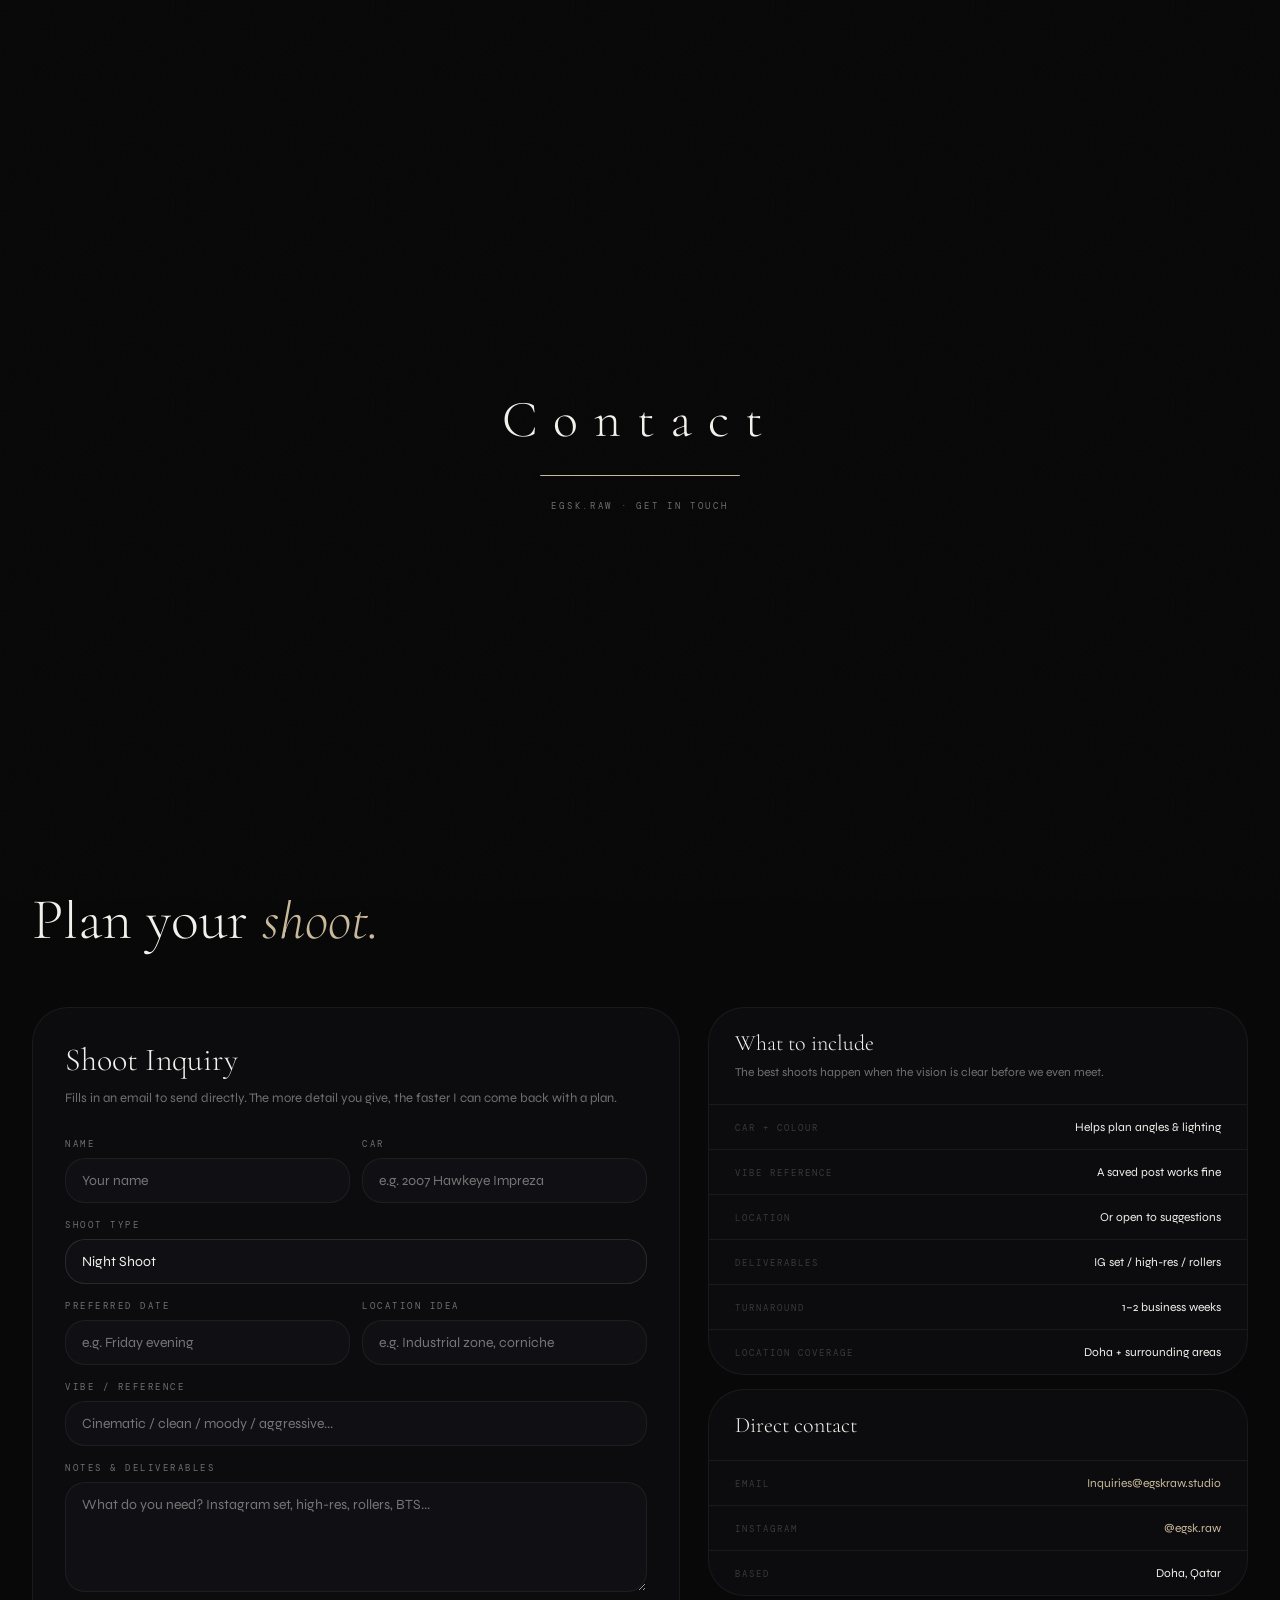
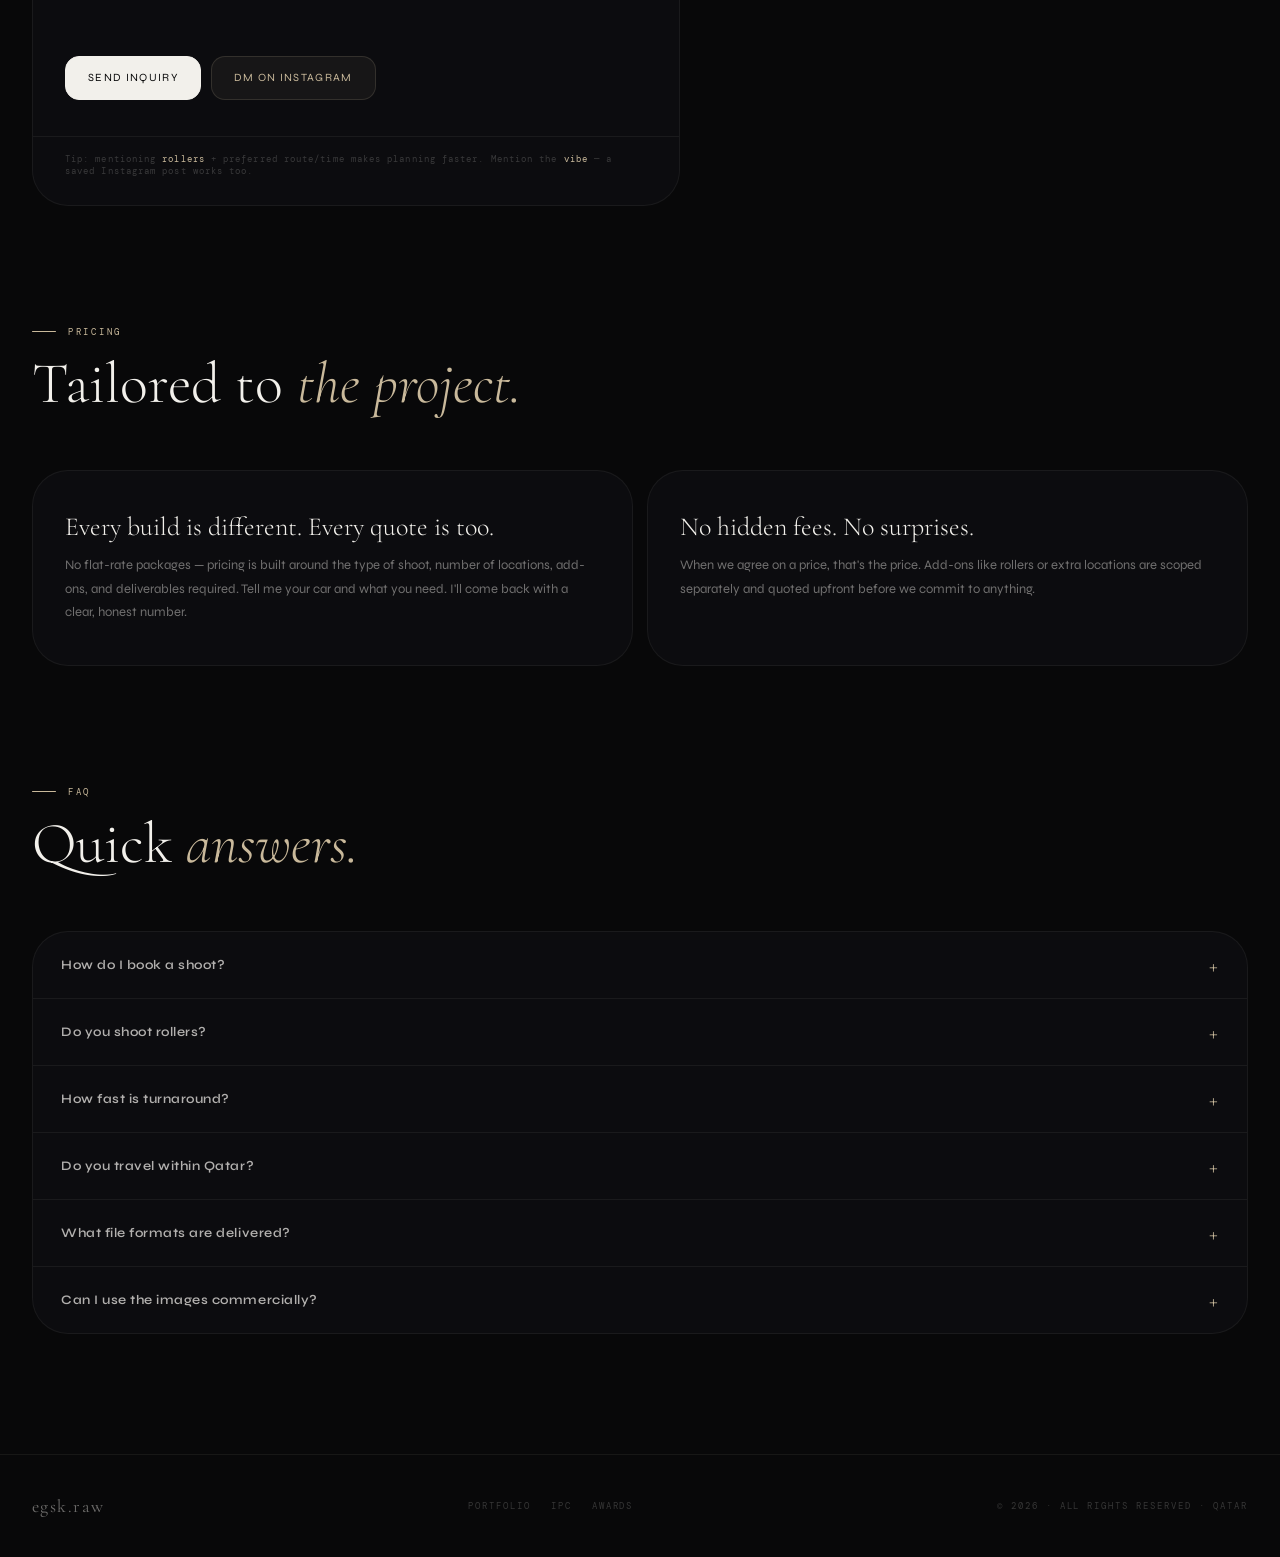
<file: contact.html>
<!DOCTYPE html>
<html lang="en">
<head>
<meta charset="UTF-8"/><title>Contact & Book — egsk.raw</title>
<meta name="viewport" content="width=device-width, initial-scale=1.0, viewport-fit=cover"/>
<link rel="icon" href="favicon.png"/><link rel="stylesheet" href="shared.css"/>
<style>
.contact-hero{padding:calc(150px + var(--st)) 32px 80px;max-width:1440px;margin:auto;}
.contact-hero p{font-size:15px;color:var(--text-3);line-height:1.85;margin-top:16px;max-width:500px;}
/* Channel cards */
.channels{display:grid;grid-template-columns:repeat(3,1fr);gap:14px;margin-top:56px;}
.channel{padding:36px 30px;border-radius:var(--r-xl);border:1px solid var(--b1);background:var(--ink-1);display:flex;flex-direction:column;gap:16px;transition:border-color .3s,background .3s,transform .3s;}
.channel:hover{border-color:var(--b2);background:var(--ink-2);transform:translateY(-3px);box-shadow:var(--sh-md);}
.channel-icon{width:44px;height:44px;border-radius:var(--r-md);border:1px solid var(--b2);background:var(--gold-glow);display:flex;align-items:center;justify-content:center;font-size:18px;}
.channel h3{font-size:15px;font-weight:600;letter-spacing:.05em;color:var(--text);}
.channel p{font-size:13px;color:var(--text-3);line-height:1.75;flex:1;}
.channel a{color:var(--gold);text-decoration:none;font-family:var(--f-mono);font-size:10px;letter-spacing:.18em;text-transform:uppercase;transition:opacity .2s;}
.channel a:hover{opacity:.75;}
/* Main form area */
.form-area{display:grid;grid-template-columns:1.2fr 1fr;gap:28px;margin-top:56px;align-items:start;}
.form-card{border-radius:var(--r-xl);overflow:hidden;border:1px solid var(--b1);background:var(--ink-1);}
.form-header{padding:32px 32px 0;border-bottom:none;}
.form-header h2{font-family:var(--f-display);font-size:32px;font-weight:300;}
.form-header p{font-size:13px;color:var(--text-3);margin-top:8px;line-height:1.75;}
.form-body{padding:28px 32px;}
.field{display:flex;flex-direction:column;gap:8px;margin-bottom:16px;}
.field label{font-family:var(--f-mono);font-size:9px;letter-spacing:.28em;color:var(--text-3);text-transform:uppercase;}
.field input,.field select,.field textarea{background:var(--ink-2);border:1px solid var(--b1);color:var(--text);border-radius:var(--r-md);padding:13px 16px;font-family:var(--f-ui);font-size:14px;outline:none;transition:border-color .25s;width:100%;}
.field input:focus,.field select,.field textarea:focus{border-color:var(--b2);}
.field textarea{min-height:110px;resize:vertical;}
.field select{appearance:none;cursor:pointer;}
.form-row{display:grid;grid-template-columns:1fr 1fr;gap:12px;}
.form-footer{padding:20px 32px 28px;display:flex;gap:10px;flex-wrap:wrap;}
.form-note{padding:16px 32px 28px;font-family:var(--f-mono);font-size:9px;letter-spacing:.12em;color:var(--text-4);border-top:1px solid var(--b1);margin-top:8px;}
.form-note b{color:var(--gold);font-weight:400;}
/* Info sidebar */
.info-sidebar{display:flex;flex-direction:column;gap:14px;}
.info-box{border-radius:var(--r-xl);border:1px solid var(--b1);background:var(--ink-1);overflow:hidden;}
.info-box-head{padding:22px 26px;border-bottom:1px solid var(--b1);}
.info-box-head h3{font-family:var(--f-display);font-size:22px;font-weight:300;}
.info-box-head p{font-size:12px;color:var(--text-3);margin-top:6px;line-height:1.7;}
.info-row{display:flex;justify-content:space-between;align-items:flex-start;gap:12px;padding:15px 26px;border-bottom:1px solid var(--b1);transition:background .2s;}
.info-row:last-child{border-bottom:none;}
.info-row:hover{background:var(--ink-2);}
.info-row-label{font-family:var(--f-mono);font-size:9px;letter-spacing:.22em;color:var(--text-4);text-transform:uppercase;padding-top:2px;}
.info-row-val{font-size:12px;color:var(--text);text-align:right;}
/* FAQ */
.faq-wrap{border-radius:var(--r-xl);overflow:hidden;border:1px solid var(--b1);background:var(--ink-1);margin-top:56px;}
details{border-bottom:1px solid var(--b1);}
details:last-child{border-bottom:none;}
summary{list-style:none;padding:20px 28px;cursor:pointer;font-size:13px;font-weight:600;letter-spacing:.04em;color:var(--text-2);display:flex;justify-content:space-between;align-items:center;transition:color .2s,background .2s;user-select:none;}
summary::-webkit-details-marker{display:none;}
summary::after{content:'+';font-family:var(--f-display);font-size:22px;font-weight:300;color:var(--gold);transition:transform .3s;flex-shrink:0;}
details[open] summary::after{transform:rotate(45deg);}
details[open] summary{color:var(--text);background:var(--ink-2);}
details p{padding:0 28px 20px;font-size:13px;color:var(--text-3);line-height:1.85;background:var(--ink-2);}
/* Pricing */
.pricing-grid{display:grid;grid-template-columns:1fr 1fr;gap:14px;margin-top:56px;}
.pricing-card{padding:40px 32px;border-radius:var(--r-xl);border:1px solid var(--b1);background:var(--ink-1);transition:border-color .3s,background .3s;}
.pricing-card:hover{border-color:var(--b2);background:var(--ink-2);}
.pricing-card h3{font-family:var(--f-display);font-size:26px;font-weight:300;margin-bottom:12px;}
.pricing-card p{font-size:13px;color:var(--text-3);line-height:1.8;}
@media(max-width:960px){.channels{grid-template-columns:1fr 1fr;}.form-area{grid-template-columns:1fr;}.pricing-grid{grid-template-columns:1fr;}}
@media(max-width:580px){.channels{grid-template-columns:1fr;}.form-row{grid-template-columns:1fr;}.contact-hero{padding:calc(120px + var(--st)) 16px 60px;}}
</style>
</head>
<body>
<div class="loader" id="loader">
  <div class="loader-wordmark"><span style="animation-delay:.05s">C</span><span style="animation-delay:.12s">o</span><span style="animation-delay:.19s">n</span><span style="animation-delay:.26s">t</span><span style="animation-delay:.33s">a</span><span style="animation-delay:.40s">c</span><span style="animation-delay:.47s">t</span></div>
  <div class="loader-rule"></div>
  <div class="loader-label">egsk.raw · Get in Touch</div>
</div>
<div id="progress"></div>
<nav class="nav scrolled" id="nav">
  <div class="nav-inner">
    <a class="nav-brand" href="index.html"><div class="nav-brand-mark"><span></span></div><div><div class="nav-brand-name">egsk.raw</div><div class="nav-brand-sub">Photography</div></div></a>
    <div class="nav-links">
      <a href="index.html">Home</a><a href="portfolio.html">Portfolio</a><a href="about.html">About</a><a href="ipc.html">IPC</a><a href="ipc-awards.html">Awards</a><a href="contact.html" aria-current="page">Contact</a>
    </div>
    <div class="nav-cta"><a class="btn btn-solid btn-sm" href="#book">Book a Shoot</a></div>
  </div>
</nav>

<div class="contact-hero reveal">
  <div class="eyebrow"><div class="eyebrow-rule"></div><span class="eyebrow-text">Get in Touch</span></div>
  <h1 class="h1">Let's <span class="em">talk.</span></h1>
  <p>For shoot bookings, IPC enquiries, collaboration proposals, or anything else — pick the channel that suits you.</p>
</div>

<div class="section" style="padding-top:0"><div class="section-inner">
  <div class="channels">
    <div class="channel reveal">
      <div class="channel-icon">📸</div>
      <h3>Book a Shoot</h3>
      <p>For automotive sessions, portraits, commercial work, or rollers. Use the form below or email directly.</p>
      <a href="#book">Use the booking form ↓</a>
    </div>
    <div class="channel reveal d1">
      <div class="channel-icon">📷</div>
      <h3>Instagram</h3>
      <p>The fastest response for informal inquiries, quick questions, or if you want to see recent work before committing.</p>
      <a href="https://instagram.com/egsk.raw" target="_blank" rel="noopener">@egsk.raw ↗</a>
    </div>
    <div class="channel reveal d2">
      <div class="channel-icon">🏛</div>
      <h3>IPC Enquiries</h3>
      <p>Membership applications, workshop bookings, and awards submissions. Handled via the IPC pages or email.</p>
      <a href="ipc.html">IPC Council →</a>
    </div>
  </div>
</div></div>

<!-- BOOK FORM -->
<div class="section" style="padding-top:0" id="book"><div class="section-inner">
  <div class="reveal">
    <div class="eyebrow"><div class="eyebrow-rule"></div><span class="eyebrow-text">Book a Session</span></div>
    <h2 class="h2">Plan your <span class="em">shoot.</span></h2>
  </div>
  <div class="form-area">
    <div class="form-card reveal d1">
      <div class="form-header">
        <h2>Shoot Inquiry</h2>
        <p>Fills in an email to send directly. The more detail you give, the faster I can come back with a plan.</p>
      </div>
      <div class="form-body">
        <div class="form-row">
          <div class="field"><label>Name</label><input id="fname" placeholder="Your name" autocomplete="name"></div>
          <div class="field"><label>Car</label><input id="fcar" placeholder="e.g. 2007 Hawkeye Impreza"></div>
        </div>
        <div class="field"><label>Shoot Type</label>
          <select id="ftype"><option>Night Shoot</option><option>Street / Static</option><option>Rollers</option><option>Details / Close-ups</option><option>Feature Set</option><option>Brand / Promo</option><option>Portrait</option><option>Other</option></select>
        </div>
        <div class="form-row">
          <div class="field"><label>Preferred Date</label><input id="fdate" placeholder="e.g. Friday evening"></div>
          <div class="field"><label>Location Idea</label><input id="floc" placeholder="e.g. Industrial zone, corniche"></div>
        </div>
        <div class="field"><label>Vibe / Reference</label><input id="fvibe" placeholder="Cinematic / clean / moody / aggressive..."></div>
        <div class="field"><label>Notes & Deliverables</label><textarea id="fnotes" placeholder="What do you need? Instagram set, high-res, rollers, BTS..."></textarea></div>
      </div>
      <div class="form-footer">
        <button class="btn btn-solid" id="sendBtn" type="button">Send Inquiry</button>
        <a class="btn btn-ghost" href="https://instagram.com/egsk.raw" target="_blank" rel="noopener">DM on Instagram</a>
      </div>
      <div class="form-note">Tip: mentioning <b>rollers</b> + preferred route/time makes planning faster. Mention the <b>vibe</b> — a saved Instagram post works too.</div>
    </div>
    <div class="info-sidebar">
      <div class="info-box reveal d2">
        <div class="info-box-head"><h3>What to include</h3><p>The best shoots happen when the vision is clear before we even meet.</p></div>
        <div class="info-row"><span class="info-row-label">Car + colour</span><span class="info-row-val">Helps plan angles & lighting</span></div>
        <div class="info-row"><span class="info-row-label">Vibe reference</span><span class="info-row-val">A saved post works fine</span></div>
        <div class="info-row"><span class="info-row-label">Location</span><span class="info-row-val">Or open to suggestions</span></div>
        <div class="info-row"><span class="info-row-label">Deliverables</span><span class="info-row-val">IG set / high-res / rollers</span></div>
        <div class="info-row"><span class="info-row-label">Turnaround</span><span class="info-row-val">1–2 business weeks</span></div>
        <div class="info-row"><span class="info-row-label">Location coverage</span><span class="info-row-val">Doha + surrounding areas</span></div>
      </div>
      <div class="info-box reveal d3">
        <div class="info-box-head"><h3>Direct contact</h3></div>
        <div class="info-row"><span class="info-row-label">Email</span><span class="info-row-val"><a href="mailto:Inquiries@egskraw.studio" style="color:var(--gold);text-decoration:none;">Inquiries@egskraw.studio</a></span></div>
        <div class="info-row"><span class="info-row-label">Instagram</span><span class="info-row-val"><a href="https://instagram.com/egsk.raw" target="_blank" style="color:var(--gold);text-decoration:none;">@egsk.raw</a></span></div>
        <div class="info-row"><span class="info-row-label">Based</span><span class="info-row-val">Doha, Qatar</span></div>
      </div>
    </div>
  </div>
</div></div>

<!-- PRICING -->
<div class="section" style="padding-top:0"><div class="section-inner">
  <div class="reveal">
    <div class="eyebrow"><div class="eyebrow-rule"></div><span class="eyebrow-text">Pricing</span></div>
    <h2 class="h2">Tailored to <span class="em">the project.</span></h2>
  </div>
  <div class="pricing-grid">
    <div class="pricing-card reveal d1">
      <h3>Every build is different. Every quote is too.</h3>
      <p>No flat-rate packages — pricing is built around the type of shoot, number of locations, add-ons, and deliverables required. Tell me your car and what you need. I'll come back with a clear, honest number.</p>
    </div>
    <div class="pricing-card reveal d2">
      <h3>No hidden fees. No surprises.</h3>
      <p>When we agree on a price, that's the price. Add-ons like rollers or extra locations are scoped separately and quoted upfront before we commit to anything.</p>
    </div>
  </div>
</div></div>

<!-- FAQ -->
<div class="section" style="padding-top:0"><div class="section-inner">
  <div class="reveal">
    <div class="eyebrow"><div class="eyebrow-rule"></div><span class="eyebrow-text">FAQ</span></div>
    <h2 class="h2">Quick <span class="em">answers.</span></h2>
  </div>
  <div class="faq-wrap reveal d1">
    <details><summary>How do I book a shoot?</summary><p>Use the form above — it opens a formatted email with everything I need. Or DM on Instagram @egsk.raw. Both work, both get a fast reply.</p></details>
    <details><summary>Do you shoot rollers?</summary><p>Yes. Rollers are available as an add-on. Tell me your preferred route, time of day, and the style you're after and I'll plan around it.</p></details>
    <details><summary>How fast is turnaround?</summary><p>Typically 1–2 business weeks depending on scope. I'll always confirm the expected delivery timeline before we shoot.</p></details>
    <details><summary>Do you travel within Qatar?</summary><p>Doha and surrounding areas are easy. For farther locations we'll factor travel into the plan and pricing.</p></details>
    <details><summary>What file formats are delivered?</summary><p>Full-resolution JPEGs for print and archiving plus web-optimised versions sized for Instagram. RAW files available as an add-on.</p></details>
    <details><summary>Can I use the images commercially?</summary><p>Usage rights are included for personal and social media. Commercial licensing for brands and dealerships is quoted separately — ask when you book.</p></details>
  </div>
</div></div>

<footer class="site-footer"><div class="site-footer-inner">
  <div class="footer-brand">egsk.raw</div>
  <div class="footer-links"><a href="portfolio.html">Portfolio</a><a href="ipc.html">IPC</a><a href="ipc-awards.html">Awards</a></div>
  <div class="footer-copy">© 2026 · All rights reserved · Qatar</div>
</div></footer>

<script>
window.addEventListener('load',()=>setTimeout(()=>document.getElementById('loader').classList.add('done'),2000));
window.addEventListener('scroll',()=>{const d=document.documentElement,p=(d.scrollTop/(d.scrollHeight-d.clientHeight))*100;document.getElementById('progress').style.width=p+'%';},{passive:true});
document.querySelectorAll('.reveal').forEach(el=>new IntersectionObserver(es=>es.forEach(e=>{if(e.isIntersecting)e.target.classList.add('up')}),{threshold:.1}).observe(el));
document.getElementById('sendBtn').addEventListener('click',()=>{
  const g=id=>document.getElementById(id).value.trim();
  const subject=encodeURIComponent(`Shoot inquiry — ${g('fcar')||'Car'} (${document.getElementById('ftype').value})`);
  const body=encodeURIComponent(`Name: ${g('fname')||'-'}\nCar: ${g('fcar')||'-'}\nShoot type: ${document.getElementById('ftype').value}\nDate: ${g('fdate')||'-'}\nLocation: ${g('floc')||'-'}\nVibe: ${g('fvibe')||'-'}\nNotes:\n${g('fnotes')||'-'}\n\n— Sent from egskraw.studio`);
  window.location.href=`mailto:Inquiries@egskraw.studio?subject=${subject}&body=${body}`;
});
</script>
</body>
</html>
</file>
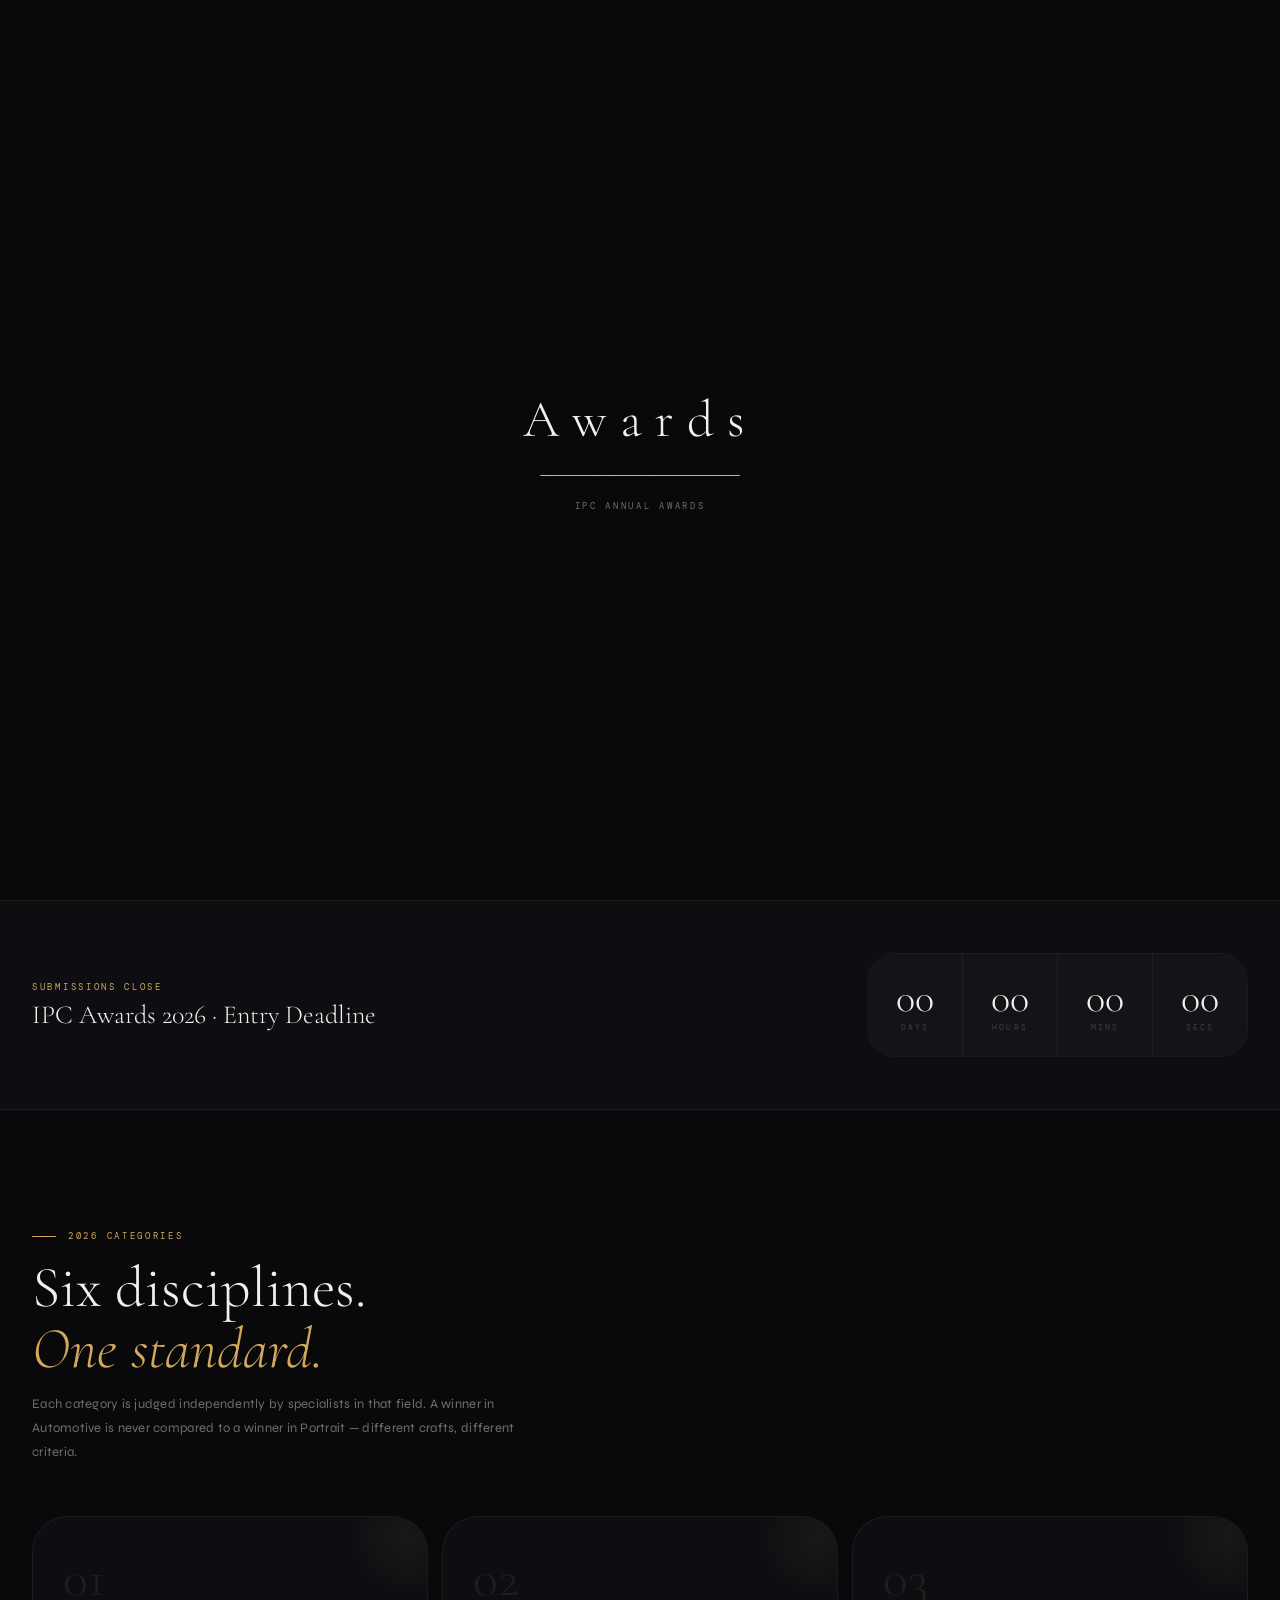
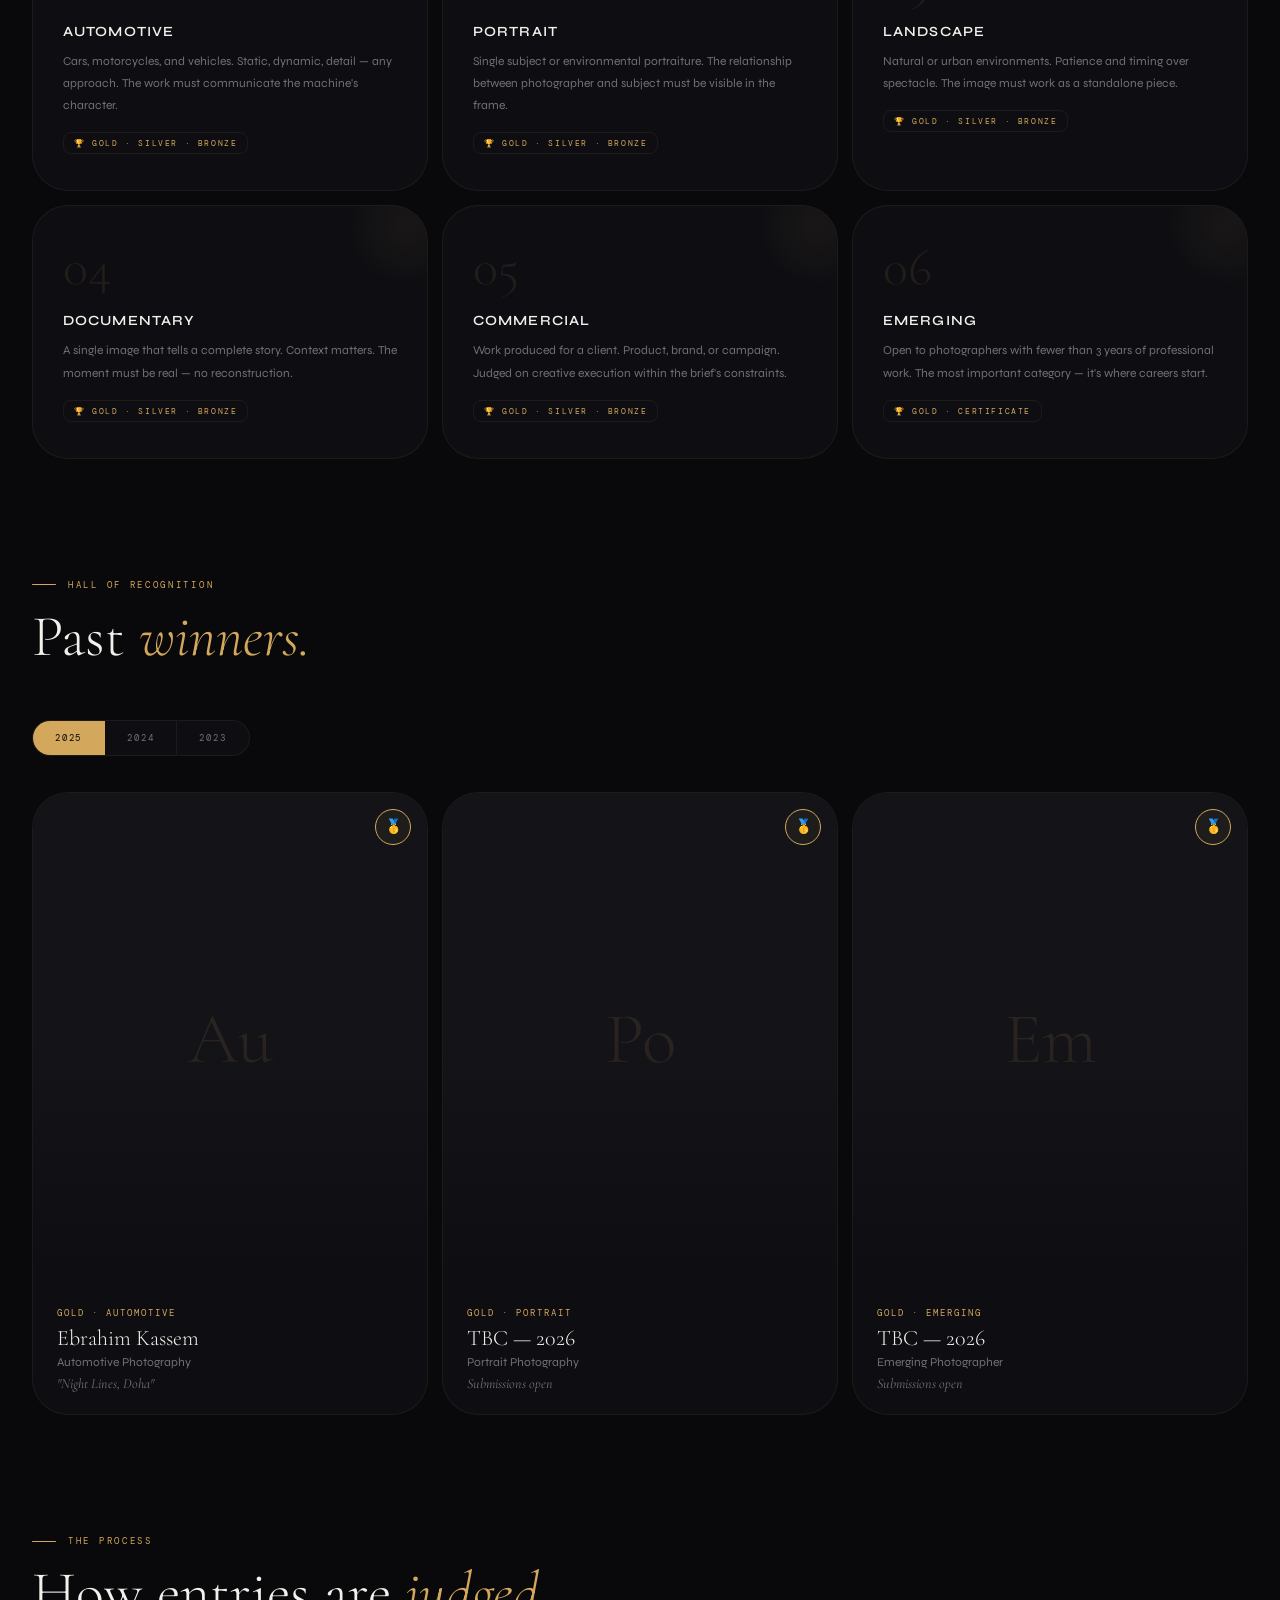
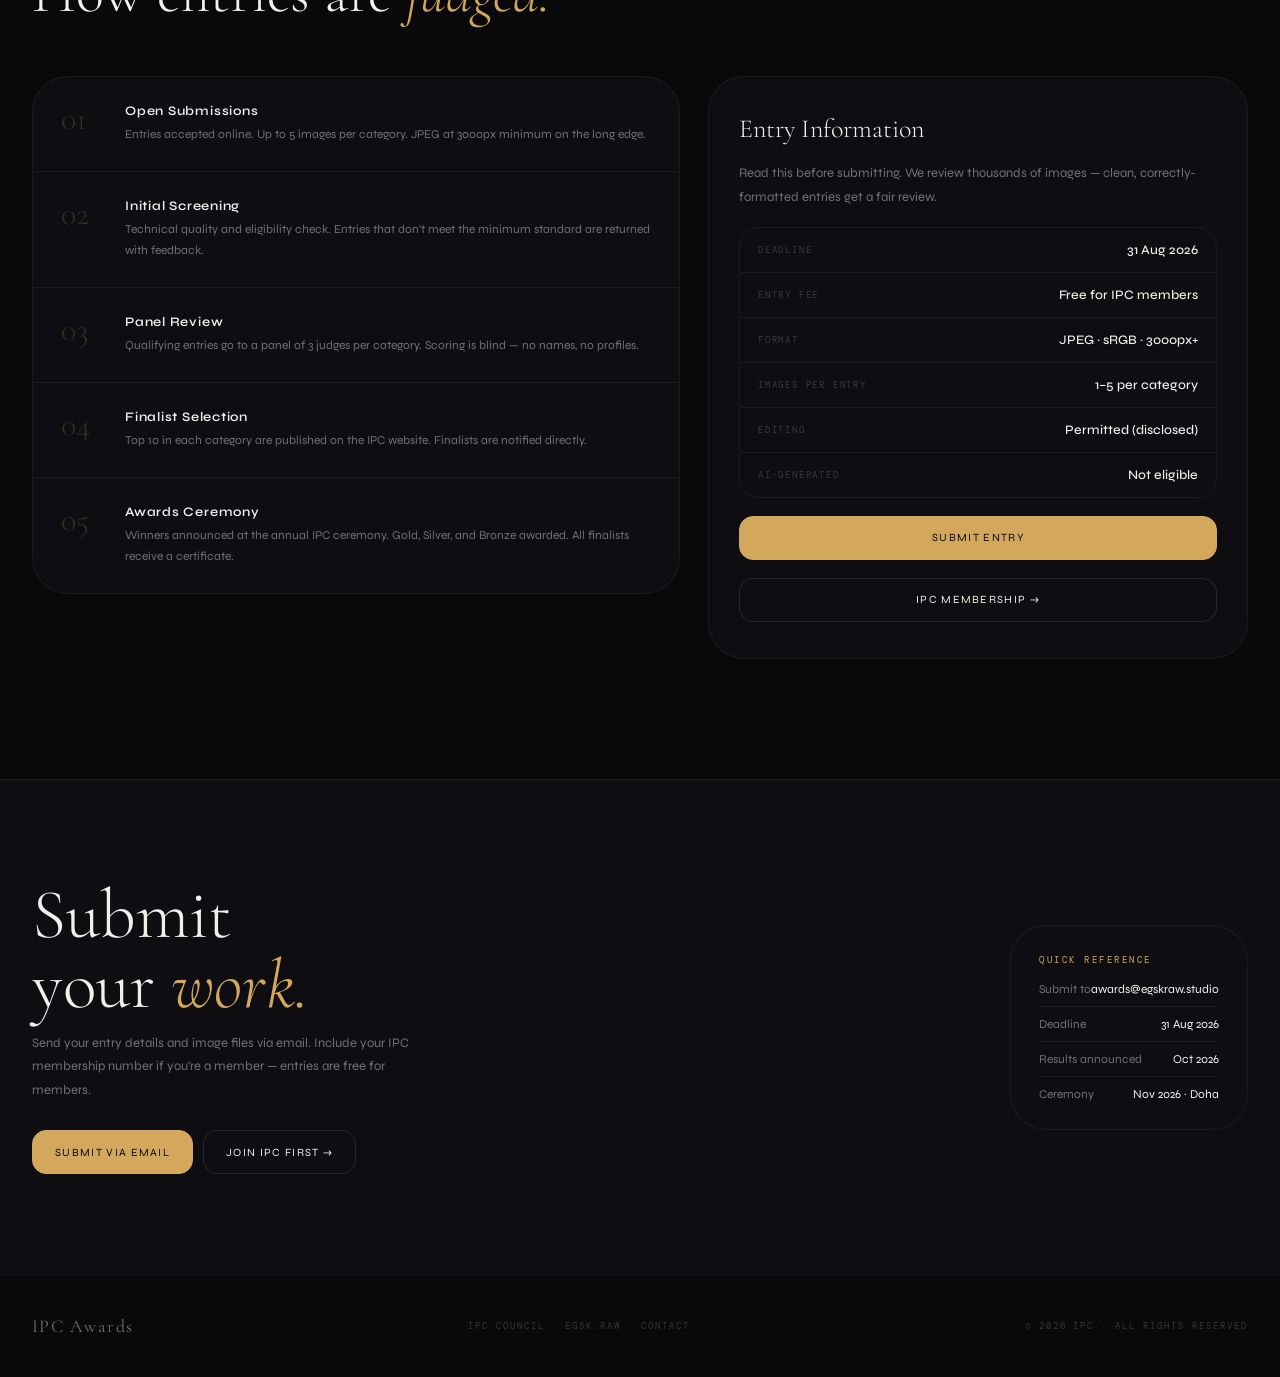
<file: ipc-awards.html>
<!DOCTYPE html>
<html lang="en">
<head>
<meta charset="UTF-8"/><title>IPC Awards — International Photographers Council</title>
<meta name="viewport" content="width=device-width, initial-scale=1.0, viewport-fit=cover"/>
<meta name="description" content="The IPC Annual Photography Awards — recognising excellence across every discipline."/>
<link rel="icon" href="favicon.png"/><link rel="stylesheet" href="shared.css"/>
<style>
:root{
  --ipc-bg:#09090c;--ipc-1:#0e0e12;--ipc-2:#131318;--ipc-3:#181820;
  --ipc-g:#d4a85c;--ipc-gd:rgba(212,168,92,.16);--ipc-gg:rgba(212,168,92,.06);
  --ipc-b1:rgba(212,168,92,.08);--ipc-b2:rgba(212,168,92,.18);
}
body{background:var(--ipc-bg);}
.eyebrow-rule{background:var(--ipc-g)!important;}.eyebrow-text{color:var(--ipc-g)!important;}.em{color:var(--ipc-g)!important;}

/* AWARDS HERO — dramatic, full-bleed */
.awards-hero{min-height:100svh;display:flex;flex-direction:column;align-items:center;justify-content:center;text-align:center;position:relative;overflow:hidden;padding:calc(110px + var(--st)) 32px calc(80px + var(--sb));}
/* Starburst / spotlight */
.awards-hero-bg{position:absolute;inset:0;z-index:0;}
.awards-hero-bg::before{content:'';position:absolute;inset:0;background:radial-gradient(ellipse 55% 65% at 50% 40%, rgba(212,168,92,.1) 0%, rgba(212,168,92,.03) 35%, transparent 65%);}
.awards-hero-bg::after{content:'';position:absolute;inset:0;background:radial-gradient(ellipse 100% 50% at 50% 100%, rgba(8,8,9,.9) 0%, transparent 60%);}
/* Decorative horizontal rules */
.awards-rule{position:absolute;height:1px;left:0;right:0;background:linear-gradient(to right,transparent,var(--ipc-b1),transparent);}
.awards-rule-1{top:30%}.awards-rule-2{top:70%}
/* The trophy icon built purely in CSS/SVG-free */
.trophy{width:90px;height:90px;border-radius:50%;border:1px solid var(--ipc-b2);background:var(--ipc-gg);display:flex;align-items:center;justify-content:center;margin:0 auto 36px;position:relative;}
.trophy::before,.trophy::after{content:'';position:absolute;border-radius:50%;border:1px solid var(--ipc-b1);}
.trophy::before{inset:-6px;}.trophy::after{inset:-12px;border-color:rgba(212,168,92,.04);}
.trophy-inner{font-size:36px;line-height:1;}
.awards-hero-tag{font-family:var(--f-mono);font-size:9px;letter-spacing:.35em;color:var(--ipc-g);text-transform:uppercase;margin-bottom:20px;opacity:0;animation:fadeU .8s ease 2.3s forwards;}
.awards-hero h1{font-family:var(--f-display);font-size:clamp(46px,8vw,104px);font-weight:300;line-height:.92;letter-spacing:.01em;color:var(--text);opacity:0;animation:fadeU 1s cubic-bezier(.16,1,.3,1) 2.45s forwards;}
.awards-hero h1 em{font-style:italic;color:var(--ipc-g);}
.awards-hero-sub{font-size:15px;color:var(--text-3);max-width:560px;margin:24px auto 0;line-height:1.8;opacity:0;animation:fadeU .8s ease 2.6s forwards;}
.awards-hero-acts{display:flex;gap:12px;justify-content:center;flex-wrap:wrap;margin-top:40px;opacity:0;animation:fadeU .8s ease 2.75s forwards;}
@keyframes fadeU{from{opacity:0;transform:translateY(16px);}to{opacity:1;transform:none;}}
.btn-award{background:var(--ipc-g);color:var(--ipc-bg);border-color:var(--ipc-g);font-family:var(--f-ui);font-size:11px;letter-spacing:.12em;text-transform:uppercase;}
.btn-award:hover{background:#e0ba70;border-color:#e0ba70;color:var(--ipc-bg);transform:translateY(-1px);}

/* COUNTDOWN */
.countdown{background:var(--ipc-1);border-top:1px solid var(--ipc-b1);border-bottom:1px solid var(--ipc-b1);}
.countdown-inner{max-width:1440px;margin:auto;padding:52px 32px;display:flex;justify-content:space-between;align-items:center;gap:32px;flex-wrap:wrap;}
.countdown-label{font-family:var(--f-mono);font-size:9px;letter-spacing:.3em;color:var(--ipc-g);text-transform:uppercase;}
.countdown-title{font-family:var(--f-display);font-size:26px;font-weight:300;color:var(--text);margin-top:6px;}
.cd-clocks{display:flex;gap:0;border:1px solid var(--ipc-b1);border-radius:var(--r-lg);overflow:hidden;}
.cd-unit{padding:24px 28px;background:var(--ipc-2);border-right:1px solid var(--ipc-b1);text-align:center;}
.cd-unit:last-child{border-right:none;}
.cd-n{font-family:var(--f-display);font-size:40px;font-weight:300;color:var(--text);line-height:1;}
.cd-l{font-family:var(--f-mono);font-size:8px;letter-spacing:.28em;color:var(--text-4);text-transform:uppercase;margin-top:4px;}

/* CATEGORIES */
.cats{display:grid;grid-template-columns:repeat(3,1fr);gap:14px;margin-top:52px;}
.cat-card{padding:36px 30px;border-radius:var(--r-xl);border:1px solid var(--ipc-b1);background:var(--ipc-1);transition:border-color .3s,background .3s,transform .3s;position:relative;overflow:hidden;}
.cat-card:hover{border-color:var(--ipc-b2);background:var(--ipc-2);transform:translateY(-3px);box-shadow:var(--sh-md);}
.cat-card::before{content:'';position:absolute;top:-40px;right:-40px;width:120px;height:120px;border-radius:50%;background:radial-gradient(circle,var(--ipc-gg) 0%,transparent 70%);pointer-events:none;}
.cat-num{font-family:var(--f-display);font-size:52px;font-weight:300;color:rgba(212,168,92,.1);line-height:1;margin-bottom:18px;}
.cat-card h3{font-size:14px;font-weight:600;letter-spacing:.08em;text-transform:uppercase;color:var(--text);margin-bottom:10px;}
.cat-card p{font-size:12px;color:var(--text-3);line-height:1.85;}
.cat-badge{display:inline-flex;align-items:center;gap:6px;margin-top:16px;font-family:var(--f-mono);font-size:8px;letter-spacing:.2em;color:var(--ipc-g);text-transform:uppercase;padding:5px 10px;border:1px solid var(--ipc-b1);border-radius:var(--r-xs);}

/* PAST WINNERS */
.winners{margin-top:52px;}
.winners-year-tab{display:flex;gap:0;border:1px solid var(--ipc-b1);border-radius:var(--r-lg);overflow:hidden;background:var(--ipc-1);width:fit-content;margin-bottom:36px;}
.wy-btn{padding:11px 22px;background:transparent;border:none;border-right:1px solid var(--ipc-b1);color:var(--text-3);font-family:var(--f-mono);font-size:9px;letter-spacing:.2em;text-transform:uppercase;cursor:pointer;transition:background .2s,color .2s;white-space:nowrap;}
.wy-btn:last-child{border-right:none;}
.wy-btn.active{background:var(--ipc-g);color:var(--ipc-bg);}
.winners-grid{display:grid;grid-template-columns:repeat(3,1fr);gap:14px;}
.winner-card{border-radius:var(--r-xl);overflow:hidden;border:1px solid var(--ipc-b1);background:var(--ipc-1);transition:border-color .3s,transform .3s;}
.winner-card:hover{border-color:var(--ipc-b2);transform:translateY(-2px);}
.winner-photo{aspect-ratio:4/5;background:var(--ipc-2);display:flex;align-items:center;justify-content:center;position:relative;}
.winner-photo-placeholder{font-family:var(--f-display);font-size:72px;font-weight:300;color:rgba(212,168,92,.12);}
.winner-photo-overlay{position:absolute;inset:0;background:linear-gradient(to top,var(--ipc-1) 0%,transparent 50%);}
.winner-medal{position:absolute;top:16px;right:16px;width:36px;height:36px;border-radius:50%;border:1px solid var(--ipc-g);background:var(--ipc-gg);display:flex;align-items:center;justify-content:center;font-size:14px;}
.winner-body{padding:22px 24px;}
.winner-award{font-family:var(--f-mono);font-size:9px;letter-spacing:.22em;color:var(--ipc-g);text-transform:uppercase;margin-bottom:6px;}
.winner-name{font-family:var(--f-display);font-size:22px;font-weight:300;color:var(--text);margin-bottom:4px;}
.winner-cat{font-size:12px;color:var(--text-3);}
.winner-work{font-family:var(--f-display);font-size:14px;font-style:italic;color:var(--text-3);margin-top:6px;}

/* JUDGING */
.judging-grid{display:grid;grid-template-columns:1.2fr 1fr;gap:28px;margin-top:52px;align-items:start;}
.judging-steps{border-radius:var(--r-xl);overflow:hidden;border:1px solid var(--ipc-b1);background:var(--ipc-1);}
.judging-step{display:flex;gap:20px;align-items:flex-start;padding:26px 28px;border-bottom:1px solid var(--ipc-b1);transition:background .2s;}
.judging-step:last-child{border-bottom:none;}
.judging-step:hover{background:var(--ipc-2);}
.judging-n{font-family:var(--f-display);font-size:32px;font-weight:300;color:rgba(212,168,92,.2);line-height:1;flex-shrink:0;width:44px;}
.judging-step h4{font-size:13px;font-weight:600;letter-spacing:.06em;color:var(--text);margin-bottom:5px;}
.judging-step p{font-size:12px;color:var(--text-3);line-height:1.75;}
.entry-info{border-radius:var(--r-xl);padding:36px 30px;border:1px solid var(--ipc-b1);background:var(--ipc-1);display:flex;flex-direction:column;gap:18px;}
.entry-info h3{font-family:var(--f-display);font-size:26px;font-weight:300;}
.entry-info p{font-size:13px;color:var(--text-3);line-height:1.8;}
.entry-facts{display:flex;flex-direction:column;gap:0;border:1px solid var(--ipc-b1);border-radius:var(--r-md);overflow:hidden;}
.entry-fact{display:flex;justify-content:space-between;align-items:center;padding:14px 18px;border-bottom:1px solid var(--ipc-b1);}
.entry-fact:last-child{border-bottom:none;}
.entry-fact-label{font-family:var(--f-mono);font-size:9px;letter-spacing:.2em;color:var(--text-4);text-transform:uppercase;}
.entry-fact-val{font-size:13px;color:var(--text);font-weight:500;}

/* SUBMIT */
.submit-strip{background:var(--ipc-1);border-top:1px solid var(--ipc-b1);}
.submit-inner{max-width:1440px;margin:auto;padding:100px 32px;display:flex;justify-content:space-between;align-items:center;gap:48px;flex-wrap:wrap;}
.submit-h{font-family:var(--f-display);font-size:clamp(38px,5.5vw,70px);font-weight:300;line-height:1.0;}
.submit-h em{font-style:italic;color:var(--ipc-g);}
.submit-sub{margin-top:12px;font-size:13px;color:var(--text-3);max-width:380px;line-height:1.8;}

@media(max-width:960px){.cats{grid-template-columns:repeat(2,1fr);}.winners-grid{grid-template-columns:1fr 1fr;}.judging-grid{grid-template-columns:1fr;}.submit-inner{flex-direction:column;align-items:flex-start;}}
@media(max-width:580px){.cats{grid-template-columns:1fr;}.winners-grid{grid-template-columns:1fr;}.cd-clocks{flex-wrap:wrap;}.cd-unit{border-right:none;border-bottom:1px solid var(--ipc-b1);}.cd-unit:last-child{border-bottom:none;}}
</style>
</head>
<body>
<div class="loader" id="loader">
  <div class="loader-wordmark" style="letter-spacing:.25em"><span style="animation-delay:.04s">A</span><span style="animation-delay:.10s">w</span><span style="animation-delay:.16s">a</span><span style="animation-delay:.22s">r</span><span style="animation-delay:.28s">d</span><span style="animation-delay:.34s">s</span></div>
  <div class="loader-rule"></div>
  <div class="loader-label">IPC Annual Awards</div>
</div>
<div id="progress"></div>
<nav class="nav" id="nav">
  <div class="nav-inner">
    <a class="nav-brand" href="index.html"><div class="nav-brand-mark"><span></span></div><div><div class="nav-brand-name">egsk.raw</div><div class="nav-brand-sub">Photography</div></div></a>
    <div class="nav-links">
      <a href="index.html">Home</a><a href="portfolio.html">Portfolio</a><a href="about.html">About</a><a href="ipc.html">IPC</a><a href="ipc-awards.html" aria-current="page">Awards</a><a href="contact.html">Contact</a>
    </div>
    <div class="nav-cta"><a class="btn btn-award btn-sm" href="#submit">Submit Entry</a></div>
  </div>
</nav>

<!-- AWARDS HERO -->
<section class="awards-hero">
  <div class="awards-hero-bg"><div class="awards-rule awards-rule-1"></div><div class="awards-rule awards-rule-2"></div></div>
  <div style="position:relative;z-index:5;max-width:900px">
    <div class="trophy"><div class="trophy-inner">🏆</div></div>
    <div class="awards-hero-tag">IPC Annual Awards · 2026</div>
    <h1>The <em>awards</em><br>for photography<br>that matters.</h1>
    <p class="awards-hero-sub">One annual cycle. Six categories. Judged by working photographers who know what great work actually looks like.</p>
    <div class="awards-hero-acts">
      <a class="btn btn-award" href="#submit">Submit Your Work</a>
      <a class="btn" href="#categories">View Categories</a>
      <a class="btn" href="#winners">Past Winners</a>
    </div>
  </div>
</section>

<!-- COUNTDOWN -->
<div class="countdown">
  <div class="countdown-inner reveal">
    <div>
      <div class="countdown-label">Submissions Close</div>
      <div class="countdown-title">IPC Awards 2026 · Entry Deadline</div>
    </div>
    <div class="cd-clocks">
      <div class="cd-unit"><div class="cd-n" id="cdDays">--</div><div class="cd-l">Days</div></div>
      <div class="cd-unit"><div class="cd-n" id="cdHrs">--</div><div class="cd-l">Hours</div></div>
      <div class="cd-unit"><div class="cd-n" id="cdMin">--</div><div class="cd-l">Mins</div></div>
      <div class="cd-unit"><div class="cd-n" id="cdSec">--</div><div class="cd-l">Secs</div></div>
    </div>
  </div>
</div>

<!-- CATEGORIES -->
<div class="section" id="categories"><div class="section-inner">
  <div class="reveal">
    <div class="eyebrow"><div class="eyebrow-rule"></div><span class="eyebrow-text">2026 Categories</span></div>
    <h2 class="h2">Six disciplines.<br><span class="em">One standard.</span></h2>
    <p class="body-sm" style="margin-top:12px;max-width:520px">Each category is judged independently by specialists in that field. A winner in Automotive is never compared to a winner in Portrait — different crafts, different criteria.</p>
  </div>
  <div class="cats" id="categories-grid">
    <div class="cat-card reveal"><div class="cat-num">01</div><h3>Automotive</h3><p>Cars, motorcycles, and vehicles. Static, dynamic, detail — any approach. The work must communicate the machine's character.</p><div class="cat-badge">🏆 Gold · Silver · Bronze</div></div>
    <div class="cat-card reveal d1"><div class="cat-num">02</div><h3>Portrait</h3><p>Single subject or environmental portraiture. The relationship between photographer and subject must be visible in the frame.</p><div class="cat-badge">🏆 Gold · Silver · Bronze</div></div>
    <div class="cat-card reveal d2"><div class="cat-num">03</div><h3>Landscape</h3><p>Natural or urban environments. Patience and timing over spectacle. The image must work as a standalone piece.</p><div class="cat-badge">🏆 Gold · Silver · Bronze</div></div>
    <div class="cat-card reveal"><div class="cat-num">04</div><h3>Documentary</h3><p>A single image that tells a complete story. Context matters. The moment must be real — no reconstruction.</p><div class="cat-badge">🏆 Gold · Silver · Bronze</div></div>
    <div class="cat-card reveal d1"><div class="cat-num">05</div><h3>Commercial</h3><p>Work produced for a client. Product, brand, or campaign. Judged on creative execution within the brief's constraints.</p><div class="cat-badge">🏆 Gold · Silver · Bronze</div></div>
    <div class="cat-card reveal d2"><div class="cat-num">06</div><h3>Emerging</h3><p>Open to photographers with fewer than 3 years of professional work. The most important category — it's where careers start.</p><div class="cat-badge">🏆 Gold · Certificate</div></div>
  </div>
</div></div>

<!-- PAST WINNERS -->
<div class="section" style="padding-top:0" id="winners"><div class="section-inner">
  <div class="reveal">
    <div class="eyebrow"><div class="eyebrow-rule"></div><span class="eyebrow-text">Hall of Recognition</span></div>
    <h2 class="h2">Past <span class="em">winners.</span></h2>
  </div>
  <div class="winners reveal d1">
    <div class="winners-year-tab">
      <button class="wy-btn active">2025</button>
      <button class="wy-btn">2024</button>
      <button class="wy-btn">2023</button>
    </div>
    <div class="winners-grid">
      <div class="winner-card"><div class="winner-photo"><div class="winner-photo-placeholder">Au</div><div class="winner-photo-overlay"></div><div class="winner-medal">🥇</div></div><div class="winner-body"><div class="winner-award">Gold · Automotive</div><div class="winner-name">Ebrahim Kassem</div><div class="winner-cat">Automotive Photography</div><div class="winner-work">"Night Lines, Doha"</div></div></div>
      <div class="winner-card"><div class="winner-photo"><div class="winner-photo-placeholder">Po</div><div class="winner-photo-overlay"></div><div class="winner-medal">🥇</div></div><div class="winner-body"><div class="winner-award">Gold · Portrait</div><div class="winner-name">TBC — 2026</div><div class="winner-cat">Portrait Photography</div><div class="winner-work">Submissions open</div></div></div>
      <div class="winner-card"><div class="winner-photo"><div class="winner-photo-placeholder">Em</div><div class="winner-photo-overlay"></div><div class="winner-medal">🥇</div></div><div class="winner-body"><div class="winner-award">Gold · Emerging</div><div class="winner-name">TBC — 2026</div><div class="winner-cat">Emerging Photographer</div><div class="winner-work">Submissions open</div></div></div>
    </div>
  </div>
</div></div>

<!-- JUDGING PROCESS -->
<div class="section" style="padding-top:0"><div class="section-inner">
  <div class="reveal">
    <div class="eyebrow"><div class="eyebrow-rule"></div><span class="eyebrow-text">The Process</span></div>
    <h2 class="h2">How entries are <span class="em">judged.</span></h2>
  </div>
  <div class="judging-grid">
    <div class="judging-steps reveal d1">
      <div class="judging-step"><div class="judging-n">01</div><div><h4>Open Submissions</h4><p>Entries accepted online. Up to 5 images per category. JPEG at 3000px minimum on the long edge.</p></div></div>
      <div class="judging-step"><div class="judging-n">02</div><div><h4>Initial Screening</h4><p>Technical quality and eligibility check. Entries that don't meet the minimum standard are returned with feedback.</p></div></div>
      <div class="judging-step"><div class="judging-n">03</div><div><h4>Panel Review</h4><p>Qualifying entries go to a panel of 3 judges per category. Scoring is blind — no names, no profiles.</p></div></div>
      <div class="judging-step"><div class="judging-n">04</div><div><h4>Finalist Selection</h4><p>Top 10 in each category are published on the IPC website. Finalists are notified directly.</p></div></div>
      <div class="judging-step"><div class="judging-n">05</div><div><h4>Awards Ceremony</h4><p>Winners announced at the annual IPC ceremony. Gold, Silver, and Bronze awarded. All finalists receive a certificate.</p></div></div>
    </div>
    <div class="entry-info reveal d2">
      <h3>Entry Information</h3>
      <p>Read this before submitting. We review thousands of images — clean, correctly-formatted entries get a fair review.</p>
      <div class="entry-facts">
        <div class="entry-fact"><span class="entry-fact-label">Deadline</span><span class="entry-fact-val">31 Aug 2026</span></div>
        <div class="entry-fact"><span class="entry-fact-label">Entry fee</span><span class="entry-fact-val">Free for IPC members</span></div>
        <div class="entry-fact"><span class="entry-fact-label">Format</span><span class="entry-fact-val">JPEG · sRGB · 3000px+</span></div>
        <div class="entry-fact"><span class="entry-fact-label">Images per entry</span><span class="entry-fact-val">1–5 per category</span></div>
        <div class="entry-fact"><span class="entry-fact-label">Editing</span><span class="entry-fact-val">Permitted (disclosed)</span></div>
        <div class="entry-fact"><span class="entry-fact-label">AI-generated</span><span class="entry-fact-val">Not eligible</span></div>
      </div>
      <a class="btn btn-award" href="#submit">Submit Entry</a>
      <a class="btn" href="ipc.html">IPC Membership →</a>
    </div>
  </div>
</div></div>

<!-- SUBMIT -->
<div class="submit-strip" id="submit">
  <div class="submit-inner reveal">
    <div>
      <h2 class="submit-h">Submit<br>your <em>work.</em></h2>
      <p class="submit-sub">Send your entry details and image files via email. Include your IPC membership number if you're a member — entries are free for members.</p>
      <div style="margin-top:28px;display:flex;gap:10px;flex-wrap:wrap;">
        <a class="btn btn-award" href="mailto:awards@egskraw.studio?subject=IPC Awards 2026 Entry&body=Name:%0ACategory:%0AIPC Member Number (if applicable):%0AImage titles:%0A%0A--">Submit via Email</a>
        <a class="btn" href="ipc.html">Join IPC First →</a>
      </div>
    </div>
    <div style="display:flex;flex-direction:column;gap:16px;max-width:420px;">
      <div style="padding:28px 28px;border-radius:var(--r-xl);border:1px solid var(--ipc-b1);background:var(--ipc-1);">
        <div style="font-family:var(--f-mono);font-size:9px;letter-spacing:.28em;color:var(--ipc-g);text-transform:uppercase;margin-bottom:16px;">Quick Reference</div>
        <div style="display:flex;flex-direction:column;gap:10px;">
          <div style="display:flex;justify-content:space-between;font-size:12px;padding-bottom:10px;border-bottom:1px solid var(--ipc-b1);"><span style="color:var(--text-3)">Submit to</span><span style="color:var(--text)">awards@egskraw.studio</span></div>
          <div style="display:flex;justify-content:space-between;font-size:12px;padding-bottom:10px;border-bottom:1px solid var(--ipc-b1);"><span style="color:var(--text-3)">Deadline</span><span style="color:var(--text)">31 Aug 2026</span></div>
          <div style="display:flex;justify-content:space-between;font-size:12px;padding-bottom:10px;border-bottom:1px solid var(--ipc-b1);"><span style="color:var(--text-3)">Results announced</span><span style="color:var(--text)">Oct 2026</span></div>
          <div style="display:flex;justify-content:space-between;font-size:12px;"><span style="color:var(--text-3)">Ceremony</span><span style="color:var(--text)">Nov 2026 · Doha</span></div>
        </div>
      </div>
    </div>
  </div>
</div>

<footer class="site-footer"><div class="site-footer-inner">
  <div class="footer-brand">IPC Awards</div>
  <div class="footer-links"><a href="ipc.html">IPC Council</a><a href="index.html">egsk.raw</a><a href="contact.html">Contact</a></div>
  <div class="footer-copy">© 2026 IPC · All rights reserved</div>
</div></footer>

<script>
window.addEventListener('load',()=>setTimeout(()=>document.getElementById('loader').classList.add('done'),2000));
window.addEventListener('scroll',()=>{const d=document.documentElement,p=(d.scrollTop/(d.scrollHeight-d.clientHeight))*100;document.getElementById('progress').style.width=p+'%';document.getElementById('nav').classList.toggle('scrolled',window.scrollY>50);},{passive:true});
document.querySelectorAll('.reveal').forEach(el=>new IntersectionObserver(es=>es.forEach(e=>{if(e.isIntersecting)e.target.classList.add('up')}),{threshold:.1}).observe(el));

// Countdown to Sep 1 2026
function tick(){
  const end=new Date('2026-09-01T00:00:00');
  const now=new Date();const diff=end-now;
  if(diff<=0){document.querySelectorAll('.cd-n').forEach(n=>n.textContent='00');return;}
  const days=Math.floor(diff/864e5),hrs=Math.floor((diff%864e5)/36e5),mins=Math.floor((diff%36e5)/6e4),secs=Math.floor((diff%6e4)/1000);
  const pad=n=>String(n).padStart(2,'0');
  document.getElementById('cdDays').textContent=pad(days);document.getElementById('cdHrs').textContent=pad(hrs);document.getElementById('cdMin').textContent=pad(mins);document.getElementById('cdSec').textContent=pad(secs);
}
tick();setInterval(tick,1000);

// Year tabs (cosmetic)
document.querySelectorAll('.wy-btn').forEach(btn=>btn.addEventListener('click',()=>{document.querySelectorAll('.wy-btn').forEach(b=>b.classList.remove('active'));btn.classList.add('active');}));
</script>
</body>
</html>
</file>
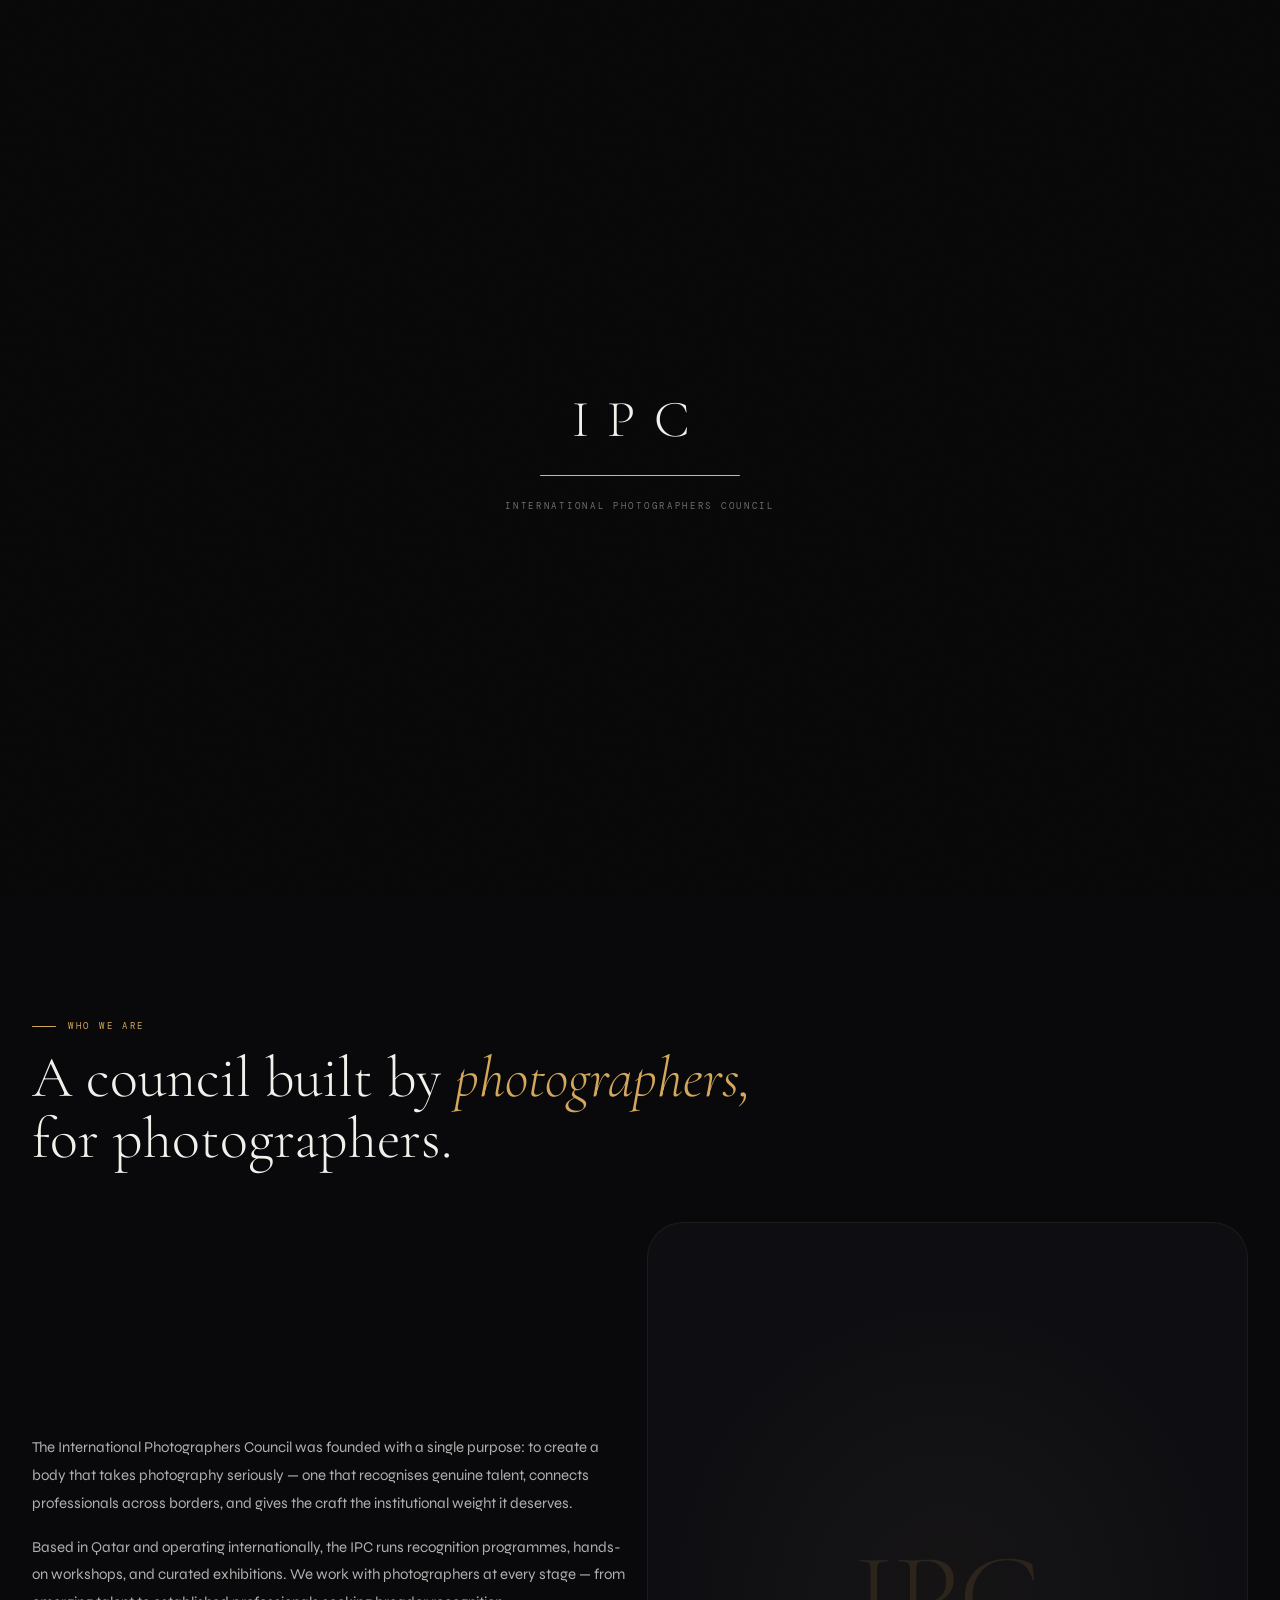
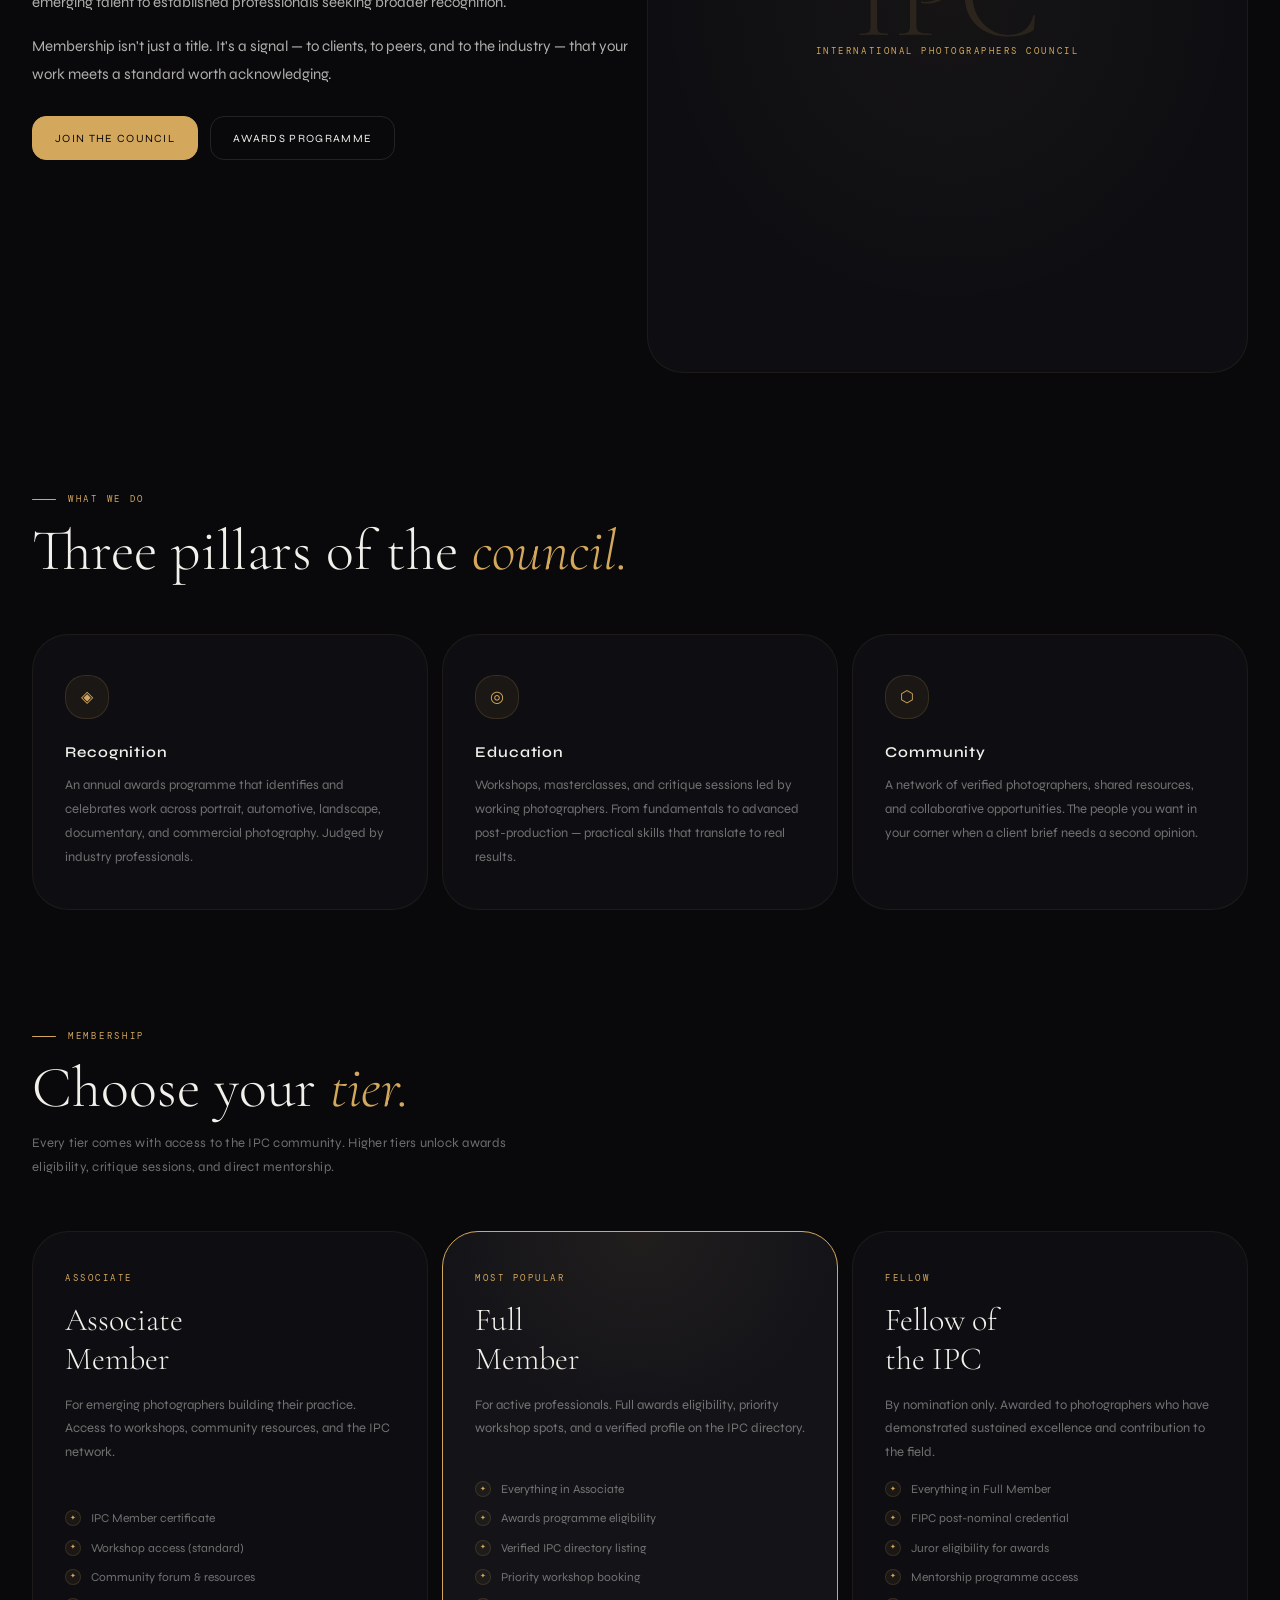
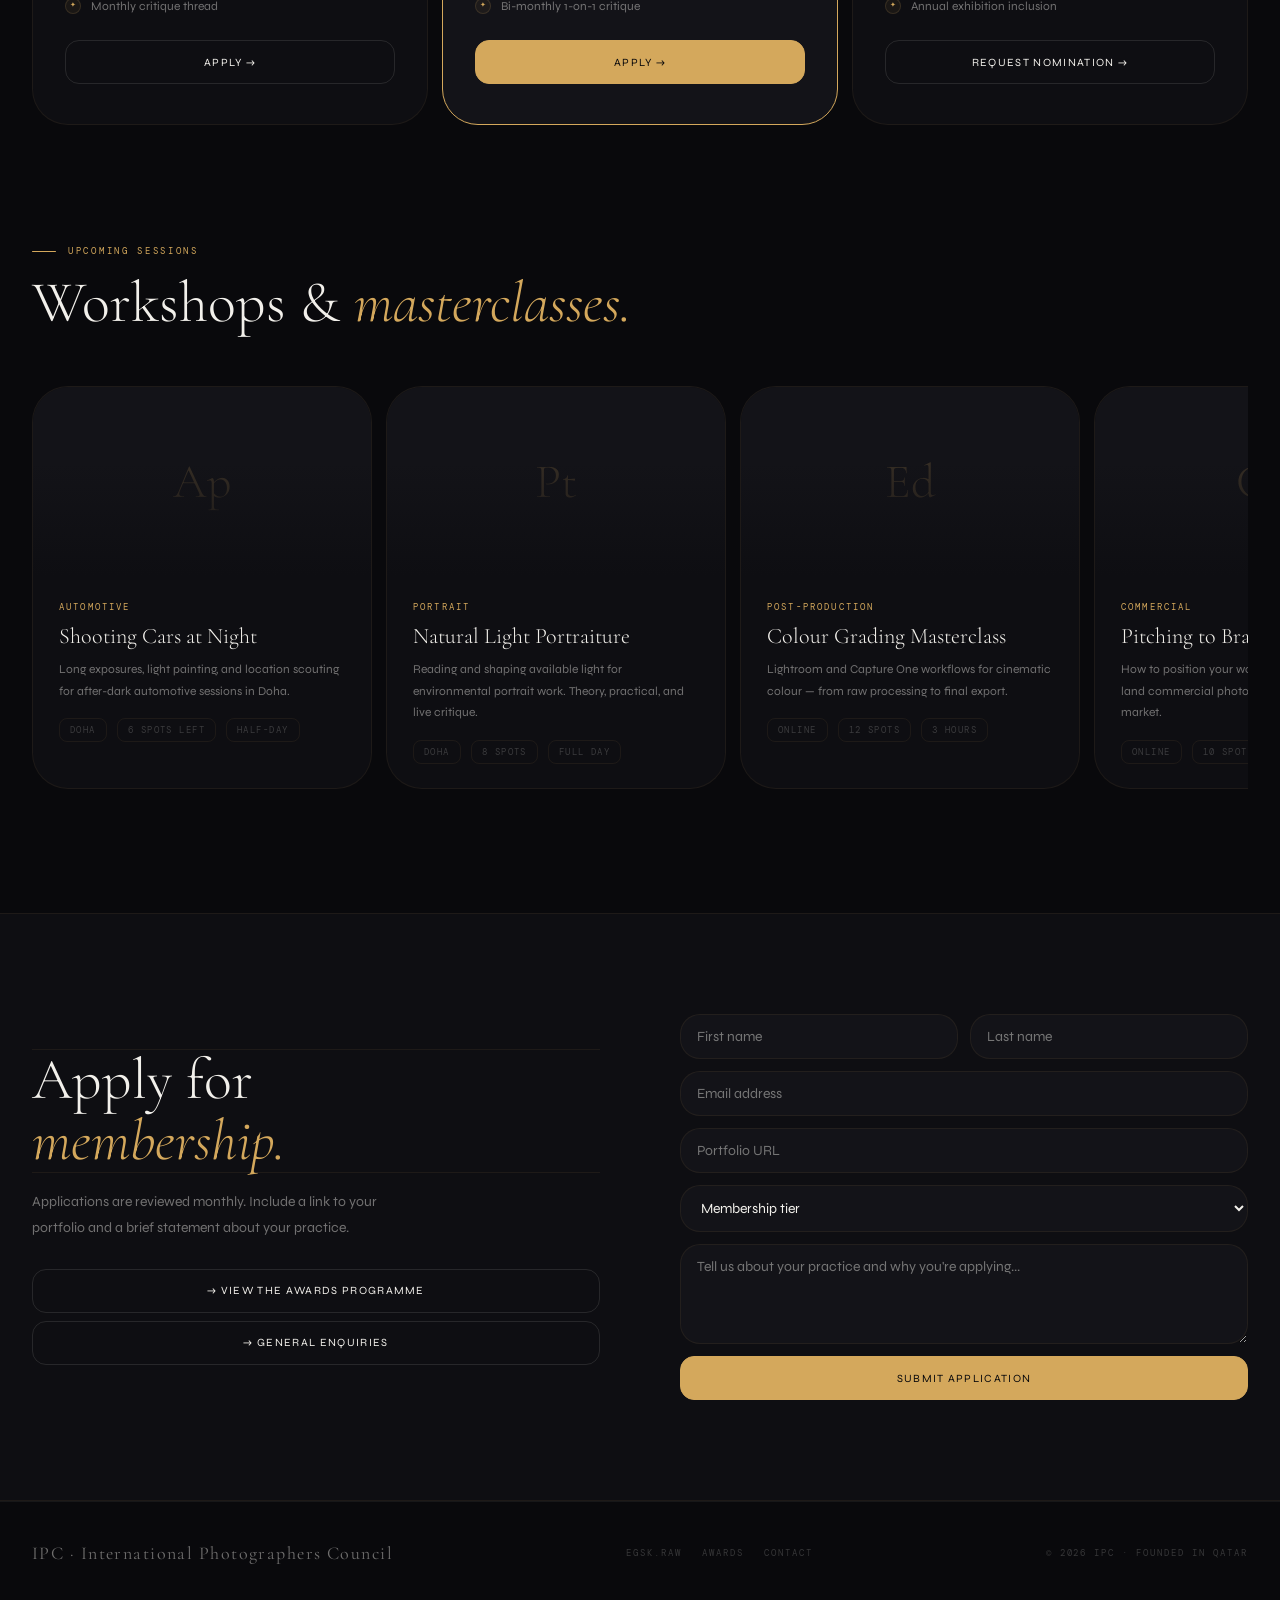
<file: ipc.html>
<!DOCTYPE html>
<html lang="en">
<head>
<meta charset="UTF-8"/><title>International Photographers Council — IPC</title>
<meta name="viewport" content="width=device-width, initial-scale=1.0, viewport-fit=cover"/>
<meta name="description" content="The International Photographers Council — recognising, connecting, and advancing photographers worldwide."/>
<link rel="icon" href="favicon.png"/><link rel="stylesheet" href="shared.css"/>
<style>
/* IPC uses a warmer, more authoritative palette — amber gold on deep slate */
:root{
  --ipc-bg:   #09090c;
  --ipc-1:    #0e0e12;
  --ipc-2:    #131318;
  --ipc-3:    #181820;
  --ipc-g:    #d4a85c;
  --ipc-gd:   rgba(212,168,92,.16);
  --ipc-gg:   rgba(212,168,92,.06);
  --ipc-b1:   rgba(212,168,92,.08);
  --ipc-b2:   rgba(212,168,92,.16);
}
body{background:var(--ipc-bg);}
/* Override shared gold tones for IPC */
.eyebrow-rule{background:var(--ipc-g)!important;}
.eyebrow-text{color:var(--ipc-g)!important;}
.em{color:var(--ipc-g)!important;}

/* IPC HERO */
.ipc-hero{min-height:100svh;display:flex;flex-direction:column;align-items:center;justify-content:center;text-align:center;position:relative;overflow:hidden;padding:calc(100px + var(--st)) 32px calc(80px + var(--sb));}
.ipc-hero-bg{position:absolute;inset:0;z-index:0;}
/* Concentric ring decoration */
.ring{position:absolute;border-radius:50%;border:1px solid rgba(212,168,92,.07);}
.ring-1{width:600px;height:600px;top:50%;left:50%;transform:translate(-50%,-50%);}
.ring-2{width:900px;height:900px;top:50%;left:50%;transform:translate(-50%,-50%);}
.ring-3{width:1200px;height:1200px;top:50%;left:50%;transform:translate(-50%,-50%);}
.ring-4{width:1600px;height:1600px;top:50%;left:50%;transform:translate(-50%,-50%);}
/* Radial glow */
.ipc-hero-bg::after{content:'';position:absolute;inset:0;background:radial-gradient(ellipse 60% 50% at 50% 50%, rgba(212,168,92,.06) 0%, transparent 70%);}
.ipc-hero-content{position:relative;z-index:5;max-width:860px;}
/* IPC crest */
.ipc-crest{width:72px;height:72px;border-radius:50%;border:1px solid var(--ipc-b2);background:var(--ipc-gg);display:flex;align-items:center;justify-content:center;margin:0 auto 32px;position:relative;}
.ipc-crest::before{content:'';position:absolute;inset:-4px;border-radius:50%;border:1px solid var(--ipc-b1);}
.ipc-crest-inner{font-family:var(--f-display);font-size:22px;font-weight:400;color:var(--ipc-g);letter-spacing:.1em;}
.ipc-tag{font-family:var(--f-mono);font-size:9px;letter-spacing:.35em;color:var(--ipc-g);text-transform:uppercase;margin-bottom:20px;opacity:0;animation:fadeUp .8s ease 2.3s forwards;}
.ipc-hero h1{font-family:var(--f-display);font-size:clamp(42px,7vw,88px);font-weight:300;line-height:.95;letter-spacing:.02em;color:var(--text);opacity:0;animation:fadeUp 1s cubic-bezier(.16,1,.3,1) 2.45s forwards;}
.ipc-hero h1 em{font-style:italic;color:var(--ipc-g);}
.ipc-hero-sub{font-size:15px;color:var(--text-3);line-height:1.8;max-width:560px;margin:24px auto 0;opacity:0;animation:fadeUp .8s ease 2.6s forwards;}
.ipc-hero-acts{display:flex;gap:12px;justify-content:center;flex-wrap:wrap;margin-top:40px;opacity:0;animation:fadeUp .8s ease 2.75s forwards;}
@keyframes fadeUp{to{opacity:1;transform:translateY(0);}from{opacity:0;transform:translateY(18px);}}
/* Override btn gold for IPC */
.btn-ipc{background:var(--ipc-g);color:var(--ipc-bg);border-color:var(--ipc-g);font-family:var(--f-ui);font-size:11px;letter-spacing:.12em;text-transform:uppercase;}
.btn-ipc:hover{background:#e0ba70;border-color:#e0ba70;color:var(--ipc-bg);transform:translateY(-1px);}

/* MISSION */
.mission-grid{display:grid;grid-template-columns:1fr 1fr;gap:14px;margin-top:52px;align-items:center;}
.mission-text-col{}
.mission-text-col p{font-size:15px;color:var(--text-2);line-height:1.85;margin-bottom:16px;}
.mission-visual{border-radius:var(--r-xl);overflow:hidden;background:var(--ipc-1);border:1px solid var(--ipc-b1);aspect-ratio:4/5;display:flex;align-items:center;justify-content:center;position:relative;}
.mission-visual-inner{text-align:center;}
.mission-vis-num{font-family:var(--f-display);font-size:120px;font-weight:300;color:rgba(212,168,92,.12);line-height:1;}
.mission-vis-label{font-family:var(--f-mono);font-size:9px;letter-spacing:.28em;color:var(--ipc-g);text-transform:uppercase;margin-top:-12px;}
.mission-visual-deco{position:absolute;inset:0;background:radial-gradient(ellipse 70% 60% at 50% 50%, rgba(212,168,92,.04) 0%, transparent 70%);}

/* PILLARS */
.pillars-grid{display:grid;grid-template-columns:repeat(3,1fr);gap:14px;margin-top:52px;}
.pillar{padding:40px 32px;border-radius:var(--r-xl);border:1px solid var(--ipc-b1);background:var(--ipc-1);transition:border-color .3s,background .3s,transform .3s;}
.pillar:hover{border-color:var(--ipc-b2);background:var(--ipc-2);transform:translateY(-3px);box-shadow:var(--sh-md);}
.pillar-icon{width:44px;height:44px;border-radius:var(--r-md);border:1px solid var(--ipc-b2);background:var(--ipc-gg);display:flex;align-items:center;justify-content:center;margin-bottom:24px;font-family:var(--f-mono);font-size:16px;color:var(--ipc-g);}
.pillar h3{font-size:15px;font-weight:600;letter-spacing:.06em;color:var(--text);margin-bottom:12px;}
.pillar p{font-size:13px;color:var(--text-3);line-height:1.85;}

/* MEMBERSHIP TIERS */
.tiers{display:grid;grid-template-columns:repeat(3,1fr);gap:14px;margin-top:52px;}
.tier{padding:40px 32px;border-radius:var(--r-xl);border:1px solid var(--ipc-b1);background:var(--ipc-1);display:flex;flex-direction:column;gap:16px;transition:transform .3s,box-shadow .3s;}
.tier.featured{border-color:var(--ipc-g);background:var(--ipc-2);position:relative;overflow:hidden;}
.tier.featured::before{content:'';position:absolute;inset:0;background:radial-gradient(ellipse 80% 60% at 50% 0%, rgba(212,168,92,.07) 0%, transparent 65%);}
.tier-badge{font-family:var(--f-mono);font-size:9px;letter-spacing:.28em;color:var(--ipc-g);text-transform:uppercase;}
.tier-name{font-family:var(--f-display);font-size:32px;font-weight:300;color:var(--text);}
.tier-desc{font-size:13px;color:var(--text-3);line-height:1.8;flex:1;}
.tier-perks{display:flex;flex-direction:column;gap:10px;}
.tier-perk{display:flex;align-items:flex-start;gap:10px;font-size:12px;color:var(--text-3);line-height:1.6;}
.tier-perk-dot{width:16px;height:16px;border-radius:50%;border:1px solid var(--ipc-b2);background:var(--ipc-gg);display:flex;align-items:center;justify-content:center;flex-shrink:0;font-size:7px;color:var(--ipc-g);margin-top:1px;}

/* WORKSHOPS */
.workshops{display:flex;gap:14px;overflow-x:auto;scroll-snap-type:x mandatory;-webkit-overflow-scrolling:touch;padding-bottom:4px;margin-top:52px;scrollbar-width:thin;scrollbar-color:var(--ipc-b1) transparent;}
.ws-card{min-width:min(340px,88vw);border-radius:var(--r-xl);border:1px solid var(--ipc-b1);background:var(--ipc-1);scroll-snap-align:start;overflow:hidden;transition:border-color .3s,transform .3s;}
.ws-card:hover{border-color:var(--ipc-b2);transform:translateY(-2px);}
.ws-thumb{aspect-ratio:16/9;background:var(--ipc-2);display:flex;align-items:center;justify-content:center;position:relative;overflow:hidden;}
.ws-thumb-placeholder{font-family:var(--f-display);font-size:48px;font-weight:300;color:rgba(212,168,92,.18);}
.ws-thumb-deco{position:absolute;inset:0;background:linear-gradient(to bottom,transparent 40%,var(--ipc-1) 100%);}
.ws-body{padding:24px 26px;}
.ws-tag{font-family:var(--f-mono);font-size:9px;letter-spacing:.24em;color:var(--ipc-g);text-transform:uppercase;margin-bottom:10px;}
.ws-title{font-family:var(--f-display);font-size:22px;font-weight:300;color:var(--text);margin-bottom:10px;}
.ws-desc{font-size:12px;color:var(--text-3);line-height:1.8;margin-bottom:16px;}
.ws-meta{display:flex;gap:10px;flex-wrap:wrap;}
.ws-meta-pill{font-family:var(--f-mono);font-size:9px;letter-spacing:.16em;color:var(--text-4);padding:5px 10px;border:1px solid var(--ipc-b1);border-radius:var(--r-xs);text-transform:uppercase;}

/* IPC CTA */
.ipc-cta{background:var(--ipc-1);border-top:1px solid var(--ipc-b1);border-bottom:1px solid var(--ipc-b1);}
.ipc-cta-inner{max-width:1440px;margin:auto;padding:100px 32px;display:grid;grid-template-columns:1fr 1fr;gap:80px;align-items:center;}
.ipc-cta h2{font-family:var(--f-display);font-size:clamp(36px,5vw,64px);font-weight:300;line-height:1.05;}
.ipc-cta h2 em{font-style:italic;color:var(--ipc-g);}
.ipc-cta p{font-size:14px;color:var(--text-3);line-height:1.85;margin-top:16px;}
.ipc-cta-right{display:flex;flex-direction:column;gap:14px;}
.ipc-form{display:flex;flex-direction:column;gap:12px;}
.ipc-input{background:var(--ipc-2);border:1px solid var(--ipc-b1);color:var(--text);border-radius:var(--r-md);padding:13px 16px;font-family:var(--f-ui);font-size:14px;outline:none;transition:border-color .2s;width:100%;}
.ipc-input:focus{border-color:var(--ipc-b2);}
.ipc-form-row{display:grid;grid-template-columns:1fr 1fr;gap:12px;}

@media(max-width:960px){.mission-grid{grid-template-columns:1fr;}.pillars-grid{grid-template-columns:1fr;}.tiers{grid-template-columns:1fr;}.ipc-cta-inner{grid-template-columns:1fr;gap:48px;}}
@media(max-width:580px){.ipc-hero{padding:calc(120px + var(--st)) 16px 70px;}}
</style>
</head>
<body>
<div class="loader" id="loader">
  <div class="loader-wordmark" style="letter-spacing:.35em"><span style="animation-delay:.05s">I</span><span style="animation-delay:.12s">P</span><span style="animation-delay:.19s">C</span></div>
  <div class="loader-rule"></div>
  <div class="loader-label">International Photographers Council</div>
</div>
<div id="progress"></div>
<nav class="nav" id="nav">
  <div class="nav-inner">
    <a class="nav-brand" href="index.html"><div class="nav-brand-mark"><span></span></div><div><div class="nav-brand-name">egsk.raw</div><div class="nav-brand-sub">Photography</div></div></a>
    <div class="nav-links">
      <a href="index.html">Home</a><a href="portfolio.html">Portfolio</a<a href="about.html">About</a>a href="ipc.html" aria-current="page">IPC</a><a href="ipc-awards.html">Awards</a><a href="contact.html">Contact</a>
    </div>
    <div class="nav-cta"><a class="btn btn-ipc btn-sm" href="#apply">Join IPC</a></div>
  </div>
</nav>

<!-- IPC HERO -->
<section class="ipc-hero">
  <div class="ipc-hero-bg">
    <div class="ring ring-1"></div><div class="ring ring-2"></div><div class="ring ring-3"></div><div class="ring ring-4"></div>
  </div>
  <div class="ipc-hero-content">
    <div class="ipc-crest"><div class="ipc-crest-inner">IPC</div></div>
    <div class="ipc-tag">Est. Qatar · International</div>
    <h1>International<br><em>Photographers</em><br>Council</h1>
    <p class="ipc-hero-sub">Recognising excellence. Building community. Advancing the art and profession of photography — worldwide.</p>
    <div class="ipc-hero-acts">
      <a class="btn btn-ipc" href="#apply">Apply for Membership</a>
      <a class="btn" href="ipc-awards.html">View Awards →</a>
      <a class="btn" href="#workshops">Workshops</a>
    </div>
  </div>
</section>

<!-- MISSION -->
<div class="section"><div class="section-inner">
  <div class="reveal">
    <div class="eyebrow"><div class="eyebrow-rule"></div><span class="eyebrow-text">Who We Are</span></div>
    <h2 class="h2">A council built by <span class="em">photographers,</span><br>for photographers.</h2>
  </div>
  <div class="mission-grid">
    <div class="mission-text-col reveal d1">
      <p>The International Photographers Council was founded with a single purpose: to create a body that takes photography seriously — one that recognises genuine talent, connects professionals across borders, and gives the craft the institutional weight it deserves.</p>
      <p>Based in Qatar and operating internationally, the IPC runs recognition programmes, hands-on workshops, and curated exhibitions. We work with photographers at every stage — from emerging talent to established professionals seeking broader recognition.</p>
      <p>Membership isn't just a title. It's a signal — to clients, to peers, and to the industry — that your work meets a standard worth acknowledging.</p>
      <div style="margin-top:28px;display:flex;gap:12px;flex-wrap:wrap;">
        <a class="btn btn-ipc" href="#apply">Join the Council</a>
        <a class="btn" href="ipc-awards.html">Awards Programme</a>
      </div>
    </div>
    <div class="mission-visual reveal d2">
      <div class="mission-visual-deco"></div>
      <div class="mission-visual-inner">
        <div class="mission-vis-num">IPC</div>
        <div class="mission-vis-label">International Photographers Council</div>
      </div>
    </div>
  </div>
</div></div>

<!-- PILLARS -->
<div class="section" style="padding-top:0"><div class="section-inner">
  <div class="reveal">
    <div class="eyebrow"><div class="eyebrow-rule"></div><span class="eyebrow-text">What We Do</span></div>
    <h2 class="h2">Three pillars of the <span class="em">council.</span></h2>
  </div>
  <div class="pillars-grid">
    <div class="pillar reveal d1">
      <div class="pillar-icon">◈</div>
      <h3>Recognition</h3>
      <p>An annual awards programme that identifies and celebrates work across portrait, automotive, landscape, documentary, and commercial photography. Judged by industry professionals.</p>
    </div>
    <div class="pillar reveal d2">
      <div class="pillar-icon">◎</div>
      <h3>Education</h3>
      <p>Workshops, masterclasses, and critique sessions led by working photographers. From fundamentals to advanced post-production — practical skills that translate to real results.</p>
    </div>
    <div class="pillar reveal d3">
      <div class="pillar-icon">⬡</div>
      <h3>Community</h3>
      <p>A network of verified photographers, shared resources, and collaborative opportunities. The people you want in your corner when a client brief needs a second opinion.</p>
    </div>
  </div>
</div></div>

<!-- MEMBERSHIP TIERS -->
<div class="section" style="padding-top:0"><div class="section-inner">
  <div class="reveal">
    <div class="eyebrow"><div class="eyebrow-rule"></div><span class="eyebrow-text">Membership</span></div>
    <h2 class="h2">Choose your <span class="em">tier.</span></h2>
    <p class="body-sm" style="margin-top:12px;max-width:500px">Every tier comes with access to the IPC community. Higher tiers unlock awards eligibility, critique sessions, and direct mentorship.</p>
  </div>
  <div class="tiers">
    <div class="tier reveal d1">
      <div class="tier-badge">Associate</div>
      <div class="tier-name">Associate<br>Member</div>
      <p class="tier-desc">For emerging photographers building their practice. Access to workshops, community resources, and the IPC network.</p>
      <div class="tier-perks">
        <div class="tier-perk"><div class="tier-perk-dot">✦</div>IPC Member certificate</div>
        <div class="tier-perk"><div class="tier-perk-dot">✦</div>Workshop access (standard)</div>
        <div class="tier-perk"><div class="tier-perk-dot">✦</div>Community forum & resources</div>
        <div class="tier-perk"><div class="tier-perk-dot">✦</div>Monthly critique thread</div>
      </div>
      <a class="btn" href="#apply" style="margin-top:8px">Apply →</a>
    </div>
    <div class="tier featured reveal d2">
      <div class="tier-badge">Most Popular</div>
      <div class="tier-name">Full<br>Member</div>
      <p class="tier-desc">For active professionals. Full awards eligibility, priority workshop spots, and a verified profile on the IPC directory.</p>
      <div class="tier-perks">
        <div class="tier-perk"><div class="tier-perk-dot">✦</div>Everything in Associate</div>
        <div class="tier-perk"><div class="tier-perk-dot">✦</div>Awards programme eligibility</div>
        <div class="tier-perk"><div class="tier-perk-dot">✦</div>Verified IPC directory listing</div>
        <div class="tier-perk"><div class="tier-perk-dot">✦</div>Priority workshop booking</div>
        <div class="tier-perk"><div class="tier-perk-dot">✦</div>Bi-monthly 1-on-1 critique</div>
      </div>
      <a class="btn btn-ipc" href="#apply" style="margin-top:8px">Apply →</a>
    </div>
    <div class="tier reveal d3">
      <div class="tier-badge">Fellow</div>
      <div class="tier-name">Fellow of<br>the IPC</div>
      <p class="tier-desc">By nomination only. Awarded to photographers who have demonstrated sustained excellence and contribution to the field.</p>
      <div class="tier-perks">
        <div class="tier-perk"><div class="tier-perk-dot">✦</div>Everything in Full Member</div>
        <div class="tier-perk"><div class="tier-perk-dot">✦</div>FIPC post-nominal credential</div>
        <div class="tier-perk"><div class="tier-perk-dot">✦</div>Juror eligibility for awards</div>
        <div class="tier-perk"><div class="tier-perk-dot">✦</div>Mentorship programme access</div>
        <div class="tier-perk"><div class="tier-perk-dot">✦</div>Annual exhibition inclusion</div>
      </div>
      <a class="btn" href="#apply" style="margin-top:8px">Request Nomination →</a>
    </div>
  </div>
</div></div>

<!-- WORKSHOPS -->
<div class="section" style="padding-top:0" id="workshops"><div class="section-inner">
  <div class="reveal">
    <div class="eyebrow"><div class="eyebrow-rule"></div><span class="eyebrow-text">Upcoming Sessions</span></div>
    <h2 class="h2">Workshops & <span class="em">masterclasses.</span></h2>
  </div>
  <div class="workshops reveal d1">
    <div class="ws-card">
      <div class="ws-thumb"><div class="ws-thumb-placeholder">Ap</div><div class="ws-thumb-deco"></div></div>
      <div class="ws-body"><div class="ws-tag">Automotive</div><div class="ws-title">Shooting Cars at Night</div><div class="ws-desc">Long exposures, light painting, and location scouting for after-dark automotive sessions in Doha.</div><div class="ws-meta"><span class="ws-meta-pill">Doha</span><span class="ws-meta-pill">6 spots left</span><span class="ws-meta-pill">Half-day</span></div></div>
    </div>
    <div class="ws-card">
      <div class="ws-thumb"><div class="ws-thumb-placeholder">Pt</div><div class="ws-thumb-deco"></div></div>
      <div class="ws-body"><div class="ws-tag">Portrait</div><div class="ws-title">Natural Light Portraiture</div><div class="ws-desc">Reading and shaping available light for environmental portrait work. Theory, practical, and live critique.</div><div class="ws-meta"><span class="ws-meta-pill">Doha</span><span class="ws-meta-pill">8 spots</span><span class="ws-meta-pill">Full day</span></div></div>
    </div>
    <div class="ws-card">
      <div class="ws-thumb"><div class="ws-thumb-placeholder">Ed</div><div class="ws-thumb-deco"></div></div>
      <div class="ws-body"><div class="ws-tag">Post-Production</div><div class="ws-title">Colour Grading Masterclass</div><div class="ws-desc">Lightroom and Capture One workflows for cinematic colour — from raw processing to final export.</div><div class="ws-meta"><span class="ws-meta-pill">Online</span><span class="ws-meta-pill">12 spots</span><span class="ws-meta-pill">3 hours</span></div></div>
    </div>
    <div class="ws-card">
      <div class="ws-thumb"><div class="ws-thumb-placeholder">Co</div><div class="ws-thumb-deco"></div></div>
      <div class="ws-body"><div class="ws-tag">Commercial</div><div class="ws-title">Pitching to Brands</div><div class="ws-desc">How to position your work, build a rate card, and land commercial photography clients in the Gulf market.</div><div class="ws-meta"><span class="ws-meta-pill">Online</span><span class="ws-meta-pill">10 spots</span><span class="ws-meta-pill">2 hours</span></div></div>
    </div>
  </div>
</div></div>

<!-- APPLY -->
<div class="ipc-cta" id="apply">
  <div class="ipc-cta-inner reveal">
    <div>
      <h2 class="ipc-cta h2" style="font-family:var(--f-display);font-size:clamp(34px,5vw,58px);font-weight:300;">Apply for<br><em style="font-style:italic;color:var(--ipc-g)">membership.</em></h2>
      <p style="font-size:14px;color:var(--text-3);line-height:1.85;margin-top:16px;max-width:400px">Applications are reviewed monthly. Include a link to your portfolio and a brief statement about your practice.</p>
      <div style="margin-top:28px;display:flex;flex-direction:column;gap:8px;">
        <a class="btn" href="ipc-awards.html">→ View the Awards Programme</a>
        <a class="btn" href="contact.html">→ General Enquiries</a>
      </div>
    </div>
    <div>
      <div class="ipc-form">
        <div class="ipc-form-row">
          <input class="ipc-input" placeholder="First name" autocomplete="given-name">
          <input class="ipc-input" placeholder="Last name" autocomplete="family-name">
        </div>
        <input class="ipc-input" placeholder="Email address" type="email" autocomplete="email">
        <input class="ipc-input" placeholder="Portfolio URL" type="url">
        <select class="ipc-input"><option value="">Membership tier</option><option>Associate Member</option><option>Full Member</option><option>Fellow (Nomination)</option></select>
        <textarea class="ipc-input" rows="4" placeholder="Tell us about your practice and why you're applying..." style="resize:vertical;min-height:100px"></textarea>
        <button class="btn btn-ipc" onclick="
          const inputs=this.closest('.ipc-form').querySelectorAll('input,select,textarea');
          const fn=inputs[0].value,ln=inputs[1].value,email=inputs[2].value,portfolio=inputs[3].value,tier=inputs[4].value,note=inputs[5].value;
          const s=encodeURIComponent('IPC Membership Application — '+fn+' '+ln);
          const b=encodeURIComponent('Name: '+fn+' '+ln+'\nEmail: '+email+'\nPortfolio: '+portfolio+'\nTier: '+tier+'\n\nStatement:\n'+note+'\n\n— Submitted via ipc page');
          window.location.href='mailto:Inquiries@egskraw.studio?subject='+s+'&body='+b;
        " type="button">Submit Application</button>
      </div>
    </div>
  </div>
</div>

<footer class="site-footer"><div class="site-footer-inner">
  <div class="footer-brand">IPC · International Photographers Council</div>
  <div class="footer-links"><a href="index.html">egsk.raw</a><a href="ipc-awards.html">Awards</a><a href="contact.html">Contact</a></div>
  <div class="footer-copy">© 2026 IPC · Founded in Qatar</div>
</div></footer>

<script>
window.addEventListener('load',()=>setTimeout(()=>document.getElementById('loader').classList.add('done'),2000));
window.addEventListener('scroll',()=>{const d=document.documentElement,p=(d.scrollTop/(d.scrollHeight-d.clientHeight))*100;document.getElementById('progress').style.width=p+'%';document.getElementById('nav').classList.toggle('scrolled',window.scrollY>50);},{passive:true});
document.querySelectorAll('.reveal').forEach(el=>new IntersectionObserver(es=>es.forEach(e=>{if(e.isIntersecting)e.target.classList.add('up')}),{threshold:.1}).observe(el));
</script>
</body>
</html>
</file>
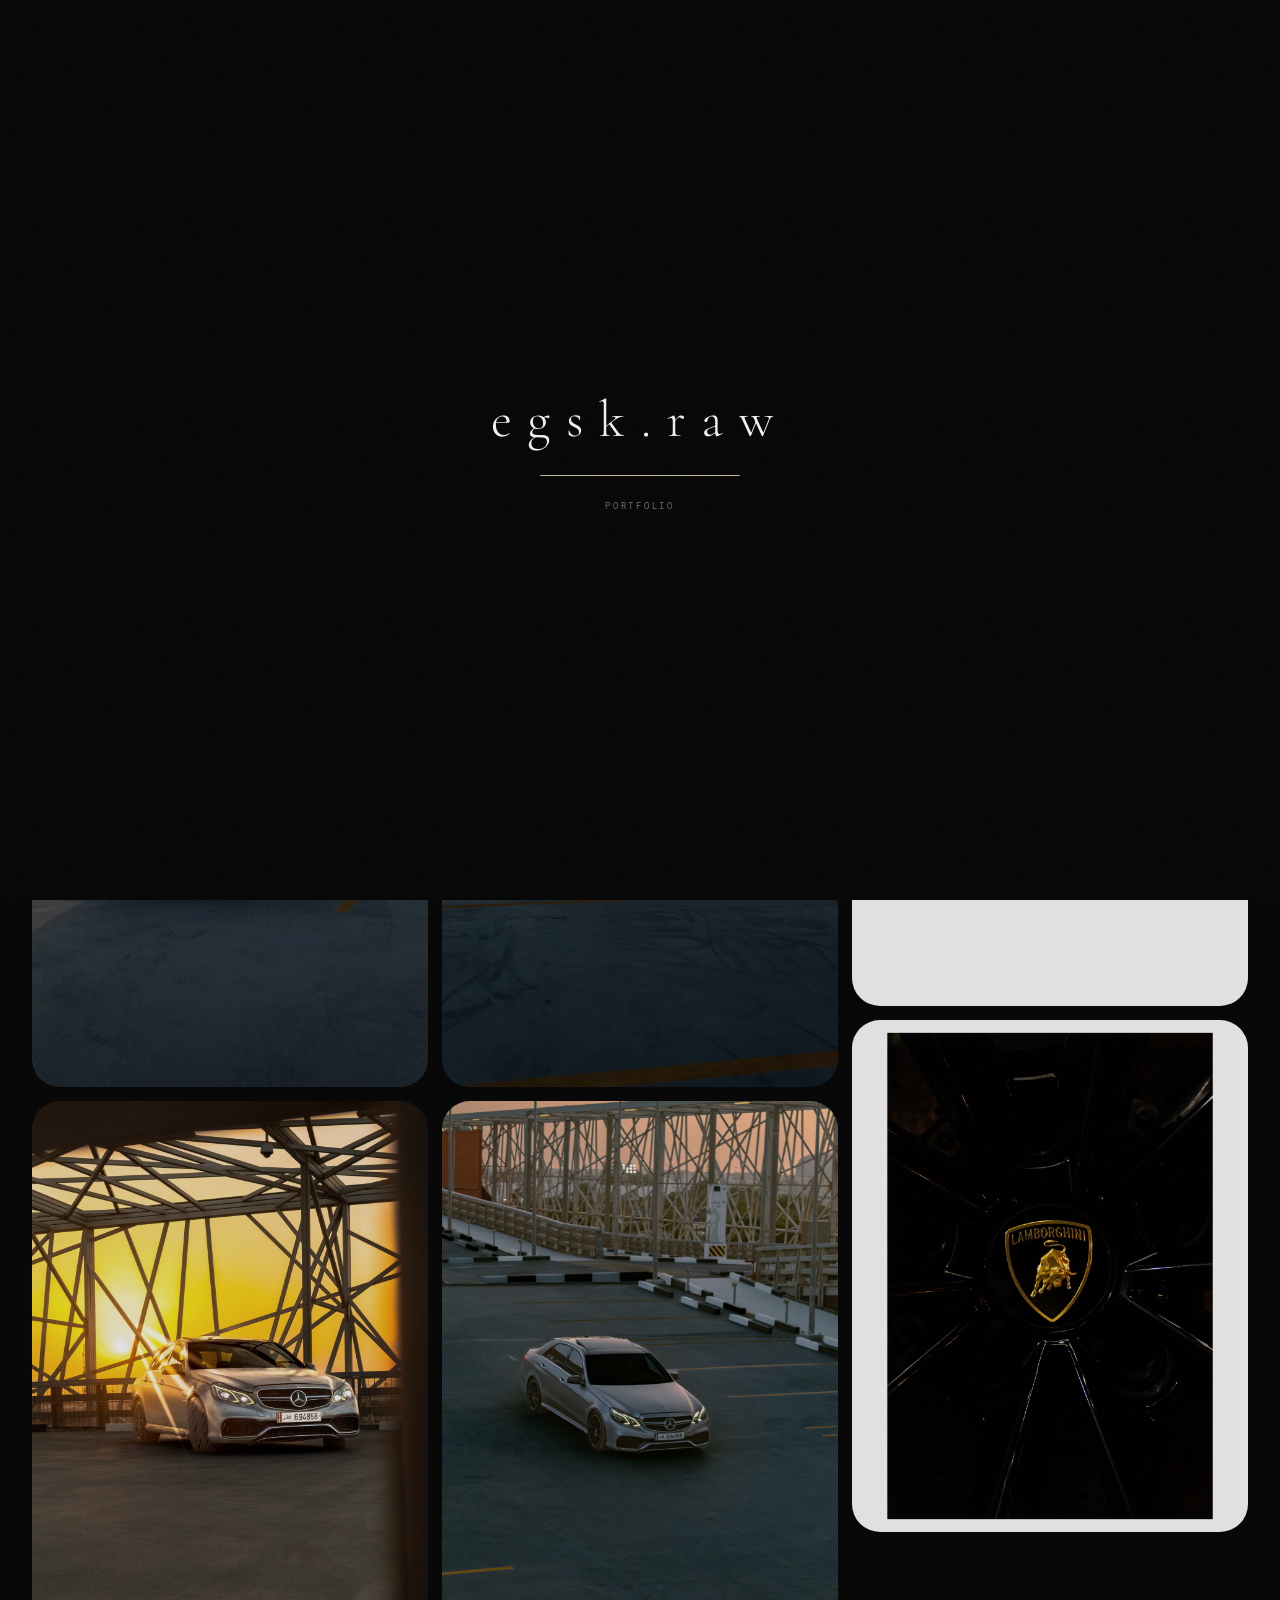
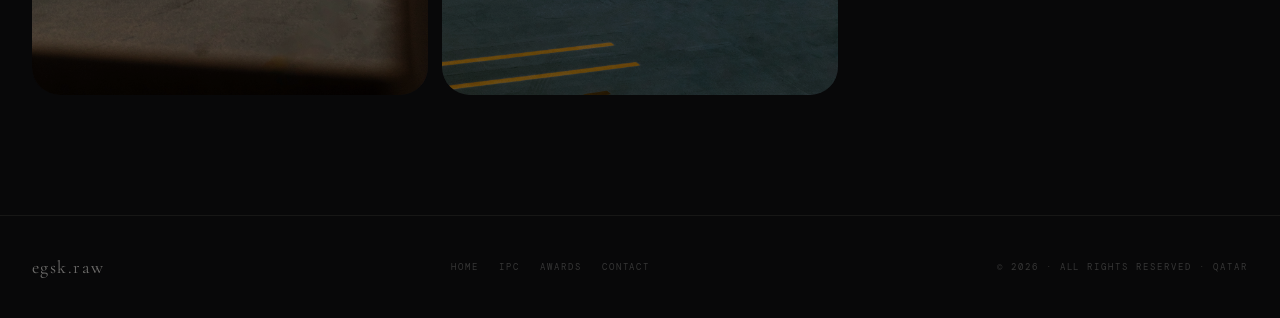
<file: portfolio.html>
<!DOCTYPE html>
<html lang="en">
<head>
<meta charset="UTF-8"/><title>Portfolio — egsk.raw</title>
<meta name="viewport" content="width=device-width, initial-scale=1.0, viewport-fit=cover"/>
<link rel="icon" href="favicon.png"/><link rel="stylesheet" href="shared.css"/>
<style>
.page-hero{padding:calc(140px + var(--st)) 32px 80px;max-width:1440px;margin:auto;}
.page-hero-tag{font-family:var(--f-mono);font-size:9px;letter-spacing:.3em;color:var(--gold);text-transform:uppercase;margin-bottom:16px;}
.filter-row{display:flex;gap:8px;flex-wrap:wrap;margin-top:48px;padding-bottom:2px;}
.fbtn{padding:10px 20px;border-radius:var(--r-sm);border:1px solid var(--b1);background:transparent;color:var(--text-3);font-family:var(--f-mono);font-size:9px;letter-spacing:.2em;text-transform:uppercase;transition:background .2s,color .2s,border-color .2s;cursor:pointer;white-space:nowrap;}
.fbtn:hover{color:var(--text);background:rgba(242,240,235,.05);}
.fbtn.active{background:var(--text);color:var(--ink);border-color:var(--text);}
.fbtn:disabled{opacity:.3;cursor:not-allowed;}
.portfolio-grid{max-width:1440px;margin:0 auto;padding:0 32px 120px;}
.masonry{columns:3;column-gap:14px;}
.m-item{break-inside:avoid;margin-bottom:14px;position:relative;border-radius:var(--r-lg);overflow:hidden;background:var(--ink-2);cursor:pointer;transition:transform .4s cubic-bezier(.16,1,.3,1);}
.m-item:hover{transform:translateY(-4px);box-shadow:var(--sh-lg);}
.m-item img{width:100%;display:block;transition:transform .7s cubic-bezier(.16,1,.3,1),filter .5s;filter:brightness(.88) saturate(.88);}
.m-item:hover img{transform:scale(1.04);filter:brightness(1) saturate(1);}
.m-overlay{position:absolute;inset:0;background:linear-gradient(to top,rgba(8,8,9,.92) 0%,transparent 52%);opacity:0;transition:opacity .35s;display:flex;flex-direction:column;justify-content:flex-end;padding:24px;}
.m-item:hover .m-overlay{opacity:1;}
.m-title{font-family:var(--f-display);font-size:20px;font-weight:400;color:var(--text);}
.m-cat{font-family:var(--f-mono);font-size:9px;letter-spacing:.24em;color:var(--gold);text-transform:uppercase;margin-top:4px;}
.m-badge{position:absolute;top:14px;left:14px;font-family:var(--f-mono);font-size:9px;letter-spacing:.2em;color:var(--text-4);padding:5px 10px;border-radius:var(--r-xs);background:rgba(8,8,9,.5);backdrop-filter:blur(6px);border:1px solid var(--b1);}
.m-item[data-hidden="true"]{display:none;}
/* LIGHTBOX */
.lb{position:fixed;inset:0;background:rgba(8,8,9,.96);display:none;align-items:center;justify-content:center;z-index:9000;padding:max(16px,var(--st)) 16px max(16px,var(--sb));backdrop-filter:blur(28px);}
.lb-inner{position:relative;width:min(1200px,96vw);height:min(88vh,900px);display:flex;align-items:center;justify-content:center;}
#lbImg{max-width:100%;max-height:100%;border-radius:var(--r-lg);box-shadow:var(--sh-xl);object-fit:contain;}
.lb-bar{position:absolute;top:0;left:0;right:0;display:flex;justify-content:space-between;align-items:center;padding:12px 0;}
.lb-count{font-family:var(--f-mono);font-size:10px;letter-spacing:.24em;color:var(--text-3);padding:8px 14px;border:1px solid var(--b2);border-radius:var(--r-sm);background:rgba(8,8,9,.55);backdrop-filter:blur(8px);}
.lb-x{width:42px;height:42px;border-radius:var(--r-sm);border:1px solid var(--b2);background:rgba(8,8,9,.55);backdrop-filter:blur(8px);color:var(--text);font-size:18px;display:flex;align-items:center;justify-content:center;cursor:pointer;transition:background .2s;}
.lb-x:hover{background:rgba(242,240,235,.1);}
.lb-arrow{position:absolute;top:50%;transform:translateY(-50%);width:50px;height:50px;border-radius:var(--r-sm);border:1px solid var(--b2);background:rgba(8,8,9,.55);backdrop-filter:blur(8px);color:var(--text);font-size:22px;display:flex;align-items:center;justify-content:center;cursor:pointer;transition:background .2s;}
.lb-arrow:hover{background:rgba(242,240,235,.1);}
.lb-prev{left:-62px;}.lb-next{right:-62px;}
.lb-bottom{position:absolute;bottom:0;left:0;right:0;padding:12px 0;}
.lb-meta-title{font-family:var(--f-display);font-size:22px;font-weight:300;color:var(--text-2);margin-bottom:8px;}
.lb-tags{display:flex;gap:8px;flex-wrap:wrap;}
.lb-tag{font-family:var(--f-mono);font-size:9px;letter-spacing:.2em;color:var(--gold);padding:5px 10px;border:1px solid var(--gold-dim);border-radius:var(--r-xs);background:var(--gold-glow);text-transform:uppercase;}
@media(max-width:900px){.masonry{columns:2;}.lb-prev{left:8px;}.lb-next{right:8px;}}
@media(max-width:560px){.masonry{columns:1;}.portfolio-grid{padding:0 16px 80px;}.page-hero{padding:calc(120px + var(--st)) 16px 60px;}}
</style>
</head>
<body>
<div class="loader" id="loader">
  <div class="loader-wordmark"><span style="animation-delay:.05s">e</span><span style="animation-delay:.12s">g</span><span style="animation-delay:.19s">s</span><span style="animation-delay:.26s">k</span><span style="animation-delay:.33s">.</span><span style="animation-delay:.40s">r</span><span style="animation-delay:.47s">a</span><span style="animation-delay:.54s">w</span></div>
  <div class="loader-rule"></div>
  <div class="loader-label">Portfolio</div>
</div>
<div id="progress"></div>
<nav class="nav" id="nav">
  <div class="nav-inner">
    <a class="nav-brand" href="index.html"><div class="nav-brand-mark"><span></span></div><div><div class="nav-brand-name">egsk.raw</div><div class="nav-brand-sub">Photography</div></div></a>
    <div class="nav-links">
      <a href="index.html">Home</a><a href="portfolio.html" aria-current="page">Portfolio</a><a href="about.html">About</a><a href="ipc.html">IPC</a><a href="ipc-awards.html">Awards</a><a href="contact.html">Contact</a>
    </div>
    <div class="nav-cta"><a class="btn btn-solid btn-sm" href="contact.html">Book a Shoot</a></div>
  </div>
</nav>

<div class="page-hero reveal">
  <div class="page-hero-tag">Selected Work · Qatar</div>
  <h1 class="h1">Portfolio.</h1>
  <p class="body-lg" style="margin-top:16px;max-width:520px">Six years of chasing the right light. Every image here was shot with intent — no lucky accidents.</p>
  <div class="filter-row" id="filterRow">
    <button class="fbtn active" data-filter="all">All</button>
    <button class="fbtn" data-filter="street">Street / Day</button>
    <button class="fbtn" data-filter="night">Night</button>
    <button class="fbtn" data-filter="rollers">Rollers</button>
    <button class="fbtn" data-filter="details">Details</button>
  </div>
</div>

<div class="portfolio-grid">
  <div class="masonry" id="masonry">
    <div class="m-item reveal" data-cats="street" data-idx="0"><span class="m-badge">01</span><img src="images/a1.jpg" alt="01" loading="lazy"><div class="m-overlay"><div class="m-title">Front Three-Quarter</div><div class="m-cat">Street · Day</div></div></div>
    <div class="m-item reveal d1" data-cats="street details" data-idx="1"><span class="m-badge">02</span><img src="images/a2.jpg" alt="02" loading="lazy"><div class="m-overlay"><div class="m-title">Side Detail + Light</div><div class="m-cat">Street · Details</div></div></div>
    <div class="m-item reveal d2" data-cats="street" data-idx="2"><span class="m-badge">03</span><img src="images/a3.jpg" alt="03" loading="lazy"><div class="m-overlay"><div class="m-title">Rear Composition</div><div class="m-cat">Street · Day</div></div></div>
    <div class="m-item reveal" data-cats="street details" data-idx="3"><span class="m-badge">04</span><img src="images/a4.jpg" alt="04" loading="lazy"><div class="m-overlay"><div class="m-title">Wide Environmental</div><div class="m-cat">Street · Details</div></div></div>
    <div class="m-item reveal d1" data-cats="details" data-idx="4"><span class="m-badge">05</span><img src="images/5.jpg" alt="05" loading="lazy"><div class="m-overlay"><div class="m-title">Badge Detail</div><div class="m-cat">Details</div></div></div>
    <div class="m-item reveal d2" data-cats="details" data-idx="5"><span class="m-badge">06</span><img src="images/6.jpg" alt="06" loading="lazy"><div class="m-overlay"><div class="m-title">Wheel Centre Cap</div><div class="m-cat">Details</div></div></div>
  </div>
</div>

<!-- LIGHTBOX -->
<div class="lb" id="lb">
  <div class="lb-inner" id="lbInner">
    <img id="lbImg" alt="">
    <div class="lb-bar"><div class="lb-count" id="lbCount">1/1</div><div class="lb-x" id="lbX">✕</div></div>
    <div class="lb-arrow lb-prev" id="lbPrev">‹</div>
    <div class="lb-arrow lb-next" id="lbNext">›</div>
    <div class="lb-bottom"><div class="lb-meta-title" id="lbTitle"></div><div class="lb-tags" id="lbTags"></div></div>
  </div>
</div>

<footer class="site-footer"><div class="site-footer-inner">
  <div class="footer-brand">egsk.raw</div>
  <div class="footer-links"><a href="index.html">Home</a><a href="ipc.html">IPC</a><a href="ipc-awards.html">Awards</a><a href="contact.html">Contact</a></div>
  <div class="footer-copy">© 2026 · All rights reserved · Qatar</div>
</div></footer>

<script>
window.addEventListener('load',()=>setTimeout(()=>document.getElementById('loader').classList.add('done'),2000));
window.addEventListener('scroll',()=>{const d=document.documentElement,p=(d.scrollTop/(d.scrollHeight-d.clientHeight))*100;document.getElementById('progress').style.width=p+'%';document.getElementById('nav').classList.toggle('scrolled',window.scrollY>50);},{passive:true});
document.querySelectorAll('.reveal').forEach(el=>new IntersectionObserver(es=>es.forEach(e=>{if(e.isIntersecting)e.target.classList.add('up')}),{threshold:.1}).observe(el));

// Filter
document.querySelectorAll('#filterRow .fbtn').forEach(btn=>{
  btn.addEventListener('click',()=>{
    document.querySelectorAll('#filterRow .fbtn').forEach(b=>b.classList.remove('active'));
    btn.classList.add('active');
    const f=btn.dataset.filter;
    document.querySelectorAll('.m-item').forEach(i=>{
      i.dataset.hidden=(f!=='all'&&!i.dataset.cats.split(' ').includes(f))?'true':'false';
    });
  });
});

// Lightbox
const meta=[
  {title:'Front Three-Quarter',tags:['Street','Golden Hour','Static']},
  {title:'Side Detail + Light',tags:['Street','Details','Warm Light']},
  {title:'Rear Composition',tags:['Street','Leading Lines']},
  {title:'Wide Environmental',tags:['Street','Context']},
  {title:'Badge Detail',tags:['Details','Low Light','Contrast']},
  {title:'Wheel Centre Cap',tags:['Details','Symmetry','Texture']},
];
let cur=0;
const lb=document.getElementById('lb'),lbImg=document.getElementById('lbImg'),lbCount=document.getElementById('lbCount'),lbTitle=document.getElementById('lbTitle'),lbTags=document.getElementById('lbTags'),lbInner=document.getElementById('lbInner');
const vis=()=>[...document.querySelectorAll('.m-item')].filter(i=>i.dataset.hidden!=='true').map(i=>({img:i.querySelector('img'),idx:+i.dataset.idx}));
const show=pos=>{const vs=vis();cur=(pos+vs.length)%vs.length;const{img,idx}=vs[cur];lbImg.src=img.src;lbCount.textContent=`${cur+1} / ${vs.length}`;const m=meta[idx]||{};lbTitle.textContent=m.title||'';lbTags.innerHTML=(m.tags||[]).map(t=>`<span class="lb-tag">${t}</span>`).join('');lb.style.display='flex';lb.setAttribute('aria-hidden','false');document.body.style.overflow='hidden';};
const close=()=>{lb.style.display='none';lb.setAttribute('aria-hidden','true');lbImg.src='';document.body.style.overflow='';};
document.querySelectorAll('.m-item').forEach(item=>item.addEventListener('click',()=>{const vs=vis();const pos=vs.findIndex(v=>v.img===item.querySelector('img'));show(pos<0?0:pos);}));
document.getElementById('lbNext').addEventListener('click',e=>{e.stopPropagation();show(cur+1);});
document.getElementById('lbPrev').addEventListener('click',e=>{e.stopPropagation();show(cur-1);});
document.getElementById('lbX').addEventListener('click',e=>{e.stopPropagation();close();});
lb.addEventListener('click',close);lbInner.addEventListener('click',e=>e.stopPropagation());
document.addEventListener('keydown',e=>{if(lb.style.display!=='flex')return;if(e.key==='ArrowRight')show(cur+1);if(e.key==='ArrowLeft')show(cur-1);if(e.key==='Escape')close();});
let sx=0,moved=false;
lbInner.addEventListener('touchstart',e=>{sx=e.touches[0].clientX;moved=false;},{passive:true});
lbInner.addEventListener('touchmove',()=>moved=true,{passive:true});
lbInner.addEventListener('touchend',e=>{if(!moved)return;const dx=e.changedTouches[0].clientX-sx;if(Math.abs(dx)>40)dx<0?show(cur+1):show(cur-1);});
</script>
</body>
</html>
</file>
<file: shared.css>
/* ============================================================
   SHARED DESIGN SYSTEM — egsk.raw / IPC
   ============================================================ */
@import url('https://fonts.googleapis.com/css2?family=Cormorant+Garamond:ital,wght@0,300;0,400;0,500;1,300;1,400;1,500&family=Syne:wght@400;500;600;700;800&family=DM+Mono:ital,wght@0,300;0,400;1,300&display=swap');

/* ── TOKENS ── */
:root {
  /* Surfaces */
  --ink:      #080809;
  --ink-1:    #0c0c0f;
  --ink-2:    #101014;
  --ink-3:    #161619;

  /* Text */
  --text:     #f2f0eb;
  --text-2:   rgba(242,240,235,.72);
  --text-3:   rgba(242,240,235,.44);
  --text-4:   rgba(242,240,235,.2);

  /* Photography accent — warm champagne */
  --gold:     #c9b99b;
  --gold-dim: rgba(201,185,155,.16);
  --gold-glow:rgba(201,185,155,.06);

  /* IPC accent — richer amber-gold */
  --ipc-gold:     #d4a85c;
  --ipc-gold-dim: rgba(212,168,92,.18);

  /* Borders */
  --b1: rgba(242,240,235,.06);
  --b2: rgba(242,240,235,.11);
  --b3: rgba(242,240,235,.18);

  /* Radii */
  --r-xs:  8px;
  --r-sm:  14px;
  --r-md:  20px;
  --r-lg:  28px;
  --r-xl:  36px;

  /* Shadows */
  --sh-sm: 0 4px 20px rgba(0,0,0,.35);
  --sh-md: 0 12px 48px rgba(0,0,0,.5);
  --sh-lg: 0 28px 80px rgba(0,0,0,.65);
  --sh-xl: 0 48px 120px rgba(0,0,0,.75);

  /* Fonts */
  --f-display: 'Cormorant Garamond', Georgia, serif;
  --f-ui:      'Syne', sans-serif;
  --f-mono:    'DM Mono', monospace;

  /* Safe areas */
  --st: env(safe-area-inset-top, 0px);
  --sb: env(safe-area-inset-bottom, 0px);
}

/* ── RESET ── */
*, *::before, *::after { box-sizing: border-box; margin: 0; padding: 0; }
html { scroll-behavior: smooth; font-size: 16px; }
body {
  background: var(--ink);
  color: var(--text);
  font-family: var(--f-ui);
  overflow-x: hidden;
  -webkit-font-smoothing: antialiased;
  -moz-osx-font-smoothing: grayscale;
}
a, button { -webkit-tap-highlight-color: transparent; }
button { font-family: inherit; cursor: pointer; }
img { display: block; max-width: 100%; }

/* ── FILM GRAIN ── */
body::before {
  content: '';
  position: fixed; inset: 0;
  pointer-events: none;
  z-index: 9998;
  opacity: .028;
  mix-blend-mode: overlay;
  background-image: url("data:image/svg+xml,%3Csvg xmlns='http://www.w3.org/2000/svg' width='200' height='200'%3E%3Cfilter id='n'%3E%3CfeTurbulence type='fractalNoise' baseFrequency='.85' numOctaves='4' stitchTiles='stitch'/%3E%3C/filter%3E%3Crect width='200' height='200' filter='url(%23n)' opacity='.55'/%3E%3C/svg%3E");
}

/* ── SCROLL PROGRESS ── */
#progress {
  position: fixed; top: 0; left: 0;
  height: 1.5px; width: 0%;
  background: var(--gold);
  z-index: 9999;
  transition: width .07s linear;
  border-radius: 0 999px 999px 0;
}

/* ── NAV ── */
.nav {
  position: fixed; top: 0; width: 100%;
  z-index: 800;
  transition: background .4s, border-color .4s, box-shadow .4s;
  border-bottom: 1px solid transparent;
}
.nav.scrolled {
  background: rgba(8,8,9,.9);
  border-color: var(--b1);
  box-shadow: 0 0 40px rgba(0,0,0,.4);
  backdrop-filter: blur(20px);
  -webkit-backdrop-filter: blur(20px);
}
.nav-inner {
  max-width: 1440px; margin: auto;
  padding: calc(16px + var(--st)) 32px 16px;
  display: flex; justify-content: space-between; align-items: center; gap: 16px;
}
.nav-brand {
  display: flex; align-items: center; gap: 10px;
  text-decoration: none;
  flex-shrink: 0;
}
.nav-brand-mark {
  width: 34px; height: 34px;
  border-radius: 50%;
  border: 1px solid var(--b2);
  background: var(--gold-glow);
  display: flex; align-items: center; justify-content: center;
  transition: border-color .3s, background .3s;
}
.nav-brand-mark span {
  width: 6px; height: 6px; border-radius: 50%;
  background: var(--gold);
  box-shadow: 0 0 8px var(--gold);
}
.nav-brand:hover .nav-brand-mark { border-color: var(--gold); background: var(--gold-dim); }
.nav-brand-name {
  font-family: var(--f-display);
  font-size: 18px; font-weight: 400;
  letter-spacing: .1em; color: var(--text);
}
.nav-brand-sub {
  font-family: var(--f-mono);
  font-size: 9px; letter-spacing: .22em;
  color: var(--text-3); text-transform: uppercase;
  margin-top: 1px;
}

.nav-links {
  display: flex; align-items: center; gap: 2px;
  overflow-x: auto; scrollbar-width: none;
}
.nav-links::-webkit-scrollbar { display: none; }
.nav-links a {
  color: var(--text-3); text-decoration: none;
  font-size: 11px; letter-spacing: .12em; text-transform: uppercase;
  padding: 8px 14px; border-radius: var(--r-sm);
  border: 1px solid transparent;
  transition: color .2s, background .2s, border-color .2s;
  white-space: nowrap;
}
.nav-links a:hover { color: var(--text-2); background: rgba(242,240,235,.04); }
.nav-links a.active, .nav-links a[aria-current="page"] {
  color: var(--text); background: rgba(242,240,235,.06);
  border-color: var(--b2);
}

.nav-cta {
  display: flex; gap: 8px; align-items: center; flex-shrink: 0;
}

/* ── LOADER ── */
.loader {
  position: fixed; inset: 0; z-index: 9997;
  background: var(--ink);
  display: flex; flex-direction: column;
  align-items: center; justify-content: center; gap: 24px;
  transition: opacity .9s cubic-bezier(.4,0,.2,1), visibility .9s;
}
.loader.done { opacity: 0; visibility: hidden; pointer-events: none; }
.loader-wordmark {
  font-family: var(--f-display);
  font-size: clamp(32px, 5vw, 52px);
  font-weight: 300; letter-spacing: .3em;
  color: var(--text); overflow: hidden;
  display: flex; gap: 0;
}
.loader-wordmark span {
  display: inline-block;
  opacity: 0; transform: translateY(32px);
  animation: charUp .7s cubic-bezier(.16,1,.3,1) forwards;
}
.loader-rule {
  width: min(200px, 50vw); height: 1px;
  background: var(--b2); position: relative; overflow: hidden; border-radius: 999px;
}
.loader-rule::after {
  content: ''; position: absolute; inset: 0;
  background: var(--gold); border-radius: 999px;
  transform: translateX(-100%);
  animation: barSlide 1.4s cubic-bezier(.4,0,.2,1) .4s forwards;
}
.loader-label {
  font-family: var(--f-mono); font-size: 9px;
  letter-spacing: .3em; color: var(--text-3); text-transform: uppercase;
}
@keyframes charUp { to { opacity: 1; transform: translateY(0); } }
@keyframes barSlide { to { transform: translateX(0); } }

/* ── BUTTONS ── */
.btn {
  display: inline-flex; align-items: center; justify-content: center; gap: 8px;
  padding: 12px 22px; border-radius: var(--r-sm);
  border: 1px solid var(--b2); color: var(--text);
  text-decoration: none; background: transparent;
  font-family: var(--f-ui); font-size: 11px;
  letter-spacing: .12em; text-transform: uppercase;
  transition: background .25s, border-color .25s, color .25s, transform .2s, box-shadow .25s;
  min-height: 44px; white-space: nowrap; cursor: pointer;
}
.btn:hover { background: rgba(242,240,235,.06); transform: translateY(-1px); box-shadow: var(--sh-sm); }
.btn-solid {
  background: var(--text); color: var(--ink);
  border-color: var(--text);
}
.btn-solid:hover { background: var(--gold); border-color: var(--gold); color: var(--ink); transform: translateY(-1px); }
.btn-gold {
  background: var(--gold); color: var(--ink);
  border-color: var(--gold);
}
.btn-gold:hover { background: var(--ipc-gold); border-color: var(--ipc-gold); transform: translateY(-1px); }
.btn-ghost {
  border-color: var(--gold-dim); color: var(--gold);
  background: var(--gold-glow);
}
.btn-ghost:hover { background: var(--gold-dim); border-color: var(--gold); transform: translateY(-1px); }
.btn-sm { padding: 9px 16px; font-size: 10px; min-height: 36px; border-radius: var(--r-xs); }

/* ── SECTION ── */
.wrap { max-width: 1440px; margin: auto; padding: 0 32px; }
.section { padding: 120px 0; }
.section-inner { max-width: 1440px; margin: auto; padding: 0 32px; }

/* eyebrow */
.eyebrow {
  display: flex; align-items: center; gap: 12px; margin-bottom: 16px;
}
.eyebrow-rule { width: 24px; height: 1px; background: var(--gold); border-radius: 999px; flex-shrink: 0; }
.eyebrow-text {
  font-family: var(--f-mono); font-size: 9px;
  letter-spacing: .3em; color: var(--gold); text-transform: uppercase;
}

/* headings */
.h1 {
  font-family: var(--f-display);
  font-size: clamp(48px, 8vw, 96px);
  font-weight: 300; line-height: .95; letter-spacing: -.01em;
}
.h2 {
  font-family: var(--f-display);
  font-size: clamp(34px, 5vw, 58px);
  font-weight: 300; line-height: 1.05;
}
.h3 {
  font-family: var(--f-display);
  font-size: clamp(22px, 3vw, 32px);
  font-weight: 300; line-height: 1.15;
}
.em { font-style: italic; color: var(--gold); }

/* body text */
.body-lg { font-size: 15px; color: var(--text-2); line-height: 1.8; letter-spacing: .02em; }
.body-sm { font-size: 13px; color: var(--text-3); line-height: 1.85; letter-spacing: .02em; }
.mono-label {
  font-family: var(--f-mono); font-size: 9px;
  letter-spacing: .28em; color: var(--text-3); text-transform: uppercase;
}

/* ── REVEAL ── */
.reveal { opacity: 0; transform: translateY(22px); transition: opacity .8s ease, transform .8s ease; }
.reveal.up { opacity: 1; transform: translateY(0); }
.reveal.d1 { transition-delay: .1s; }
.reveal.d2 { transition-delay: .2s; }
.reveal.d3 { transition-delay: .3s; }
.reveal.d4 { transition-delay: .4s; }

/* ── CARD BASE ── */
.card {
  border: 1px solid var(--b1);
  border-radius: var(--r-lg);
  background: var(--ink-1);
  transition: border-color .3s, background .3s, transform .3s, box-shadow .3s;
  overflow: hidden;
}
.card:hover { border-color: var(--b2); background: var(--ink-2); box-shadow: var(--sh-md); }

/* ── DIVIDER ── */
.divider { height: 1px; background: var(--b1); }

/* ── FOOTER ── */
.site-footer {
  border-top: 1px solid var(--b1);
  padding: 40px 32px calc(40px + var(--sb));
}
.site-footer-inner {
  max-width: 1440px; margin: auto;
  display: flex; justify-content: space-between; align-items: center;
  gap: 16px; flex-wrap: wrap;
}
.footer-brand { font-family: var(--f-display); font-size: 18px; color: var(--text-3); letter-spacing: .08em; }
.footer-links { display: flex; gap: 20px; }
.footer-links a { font-family: var(--f-mono); font-size: 9px; letter-spacing: .22em; color: var(--text-4); text-transform: uppercase; text-decoration: none; transition: color .2s; }
.footer-links a:hover { color: var(--gold); }
.footer-copy { font-family: var(--f-mono); font-size: 9px; letter-spacing: .22em; color: var(--text-4); text-transform: uppercase; }

/* ── RESPONSIVE ── */
@media (max-width: 900px) {
  .nav-inner { padding: calc(14px + var(--st)) 20px 14px; }
  .wrap, .section-inner { padding: 0 20px; }
  .site-footer { padding: 32px 20px; }
}
@media (max-width: 600px) {
  .nav-brand-sub { display: none; }
  .wrap, .section-inner { padding: 0 16px; }
  .section { padding: 80px 0; }
}
</file>
